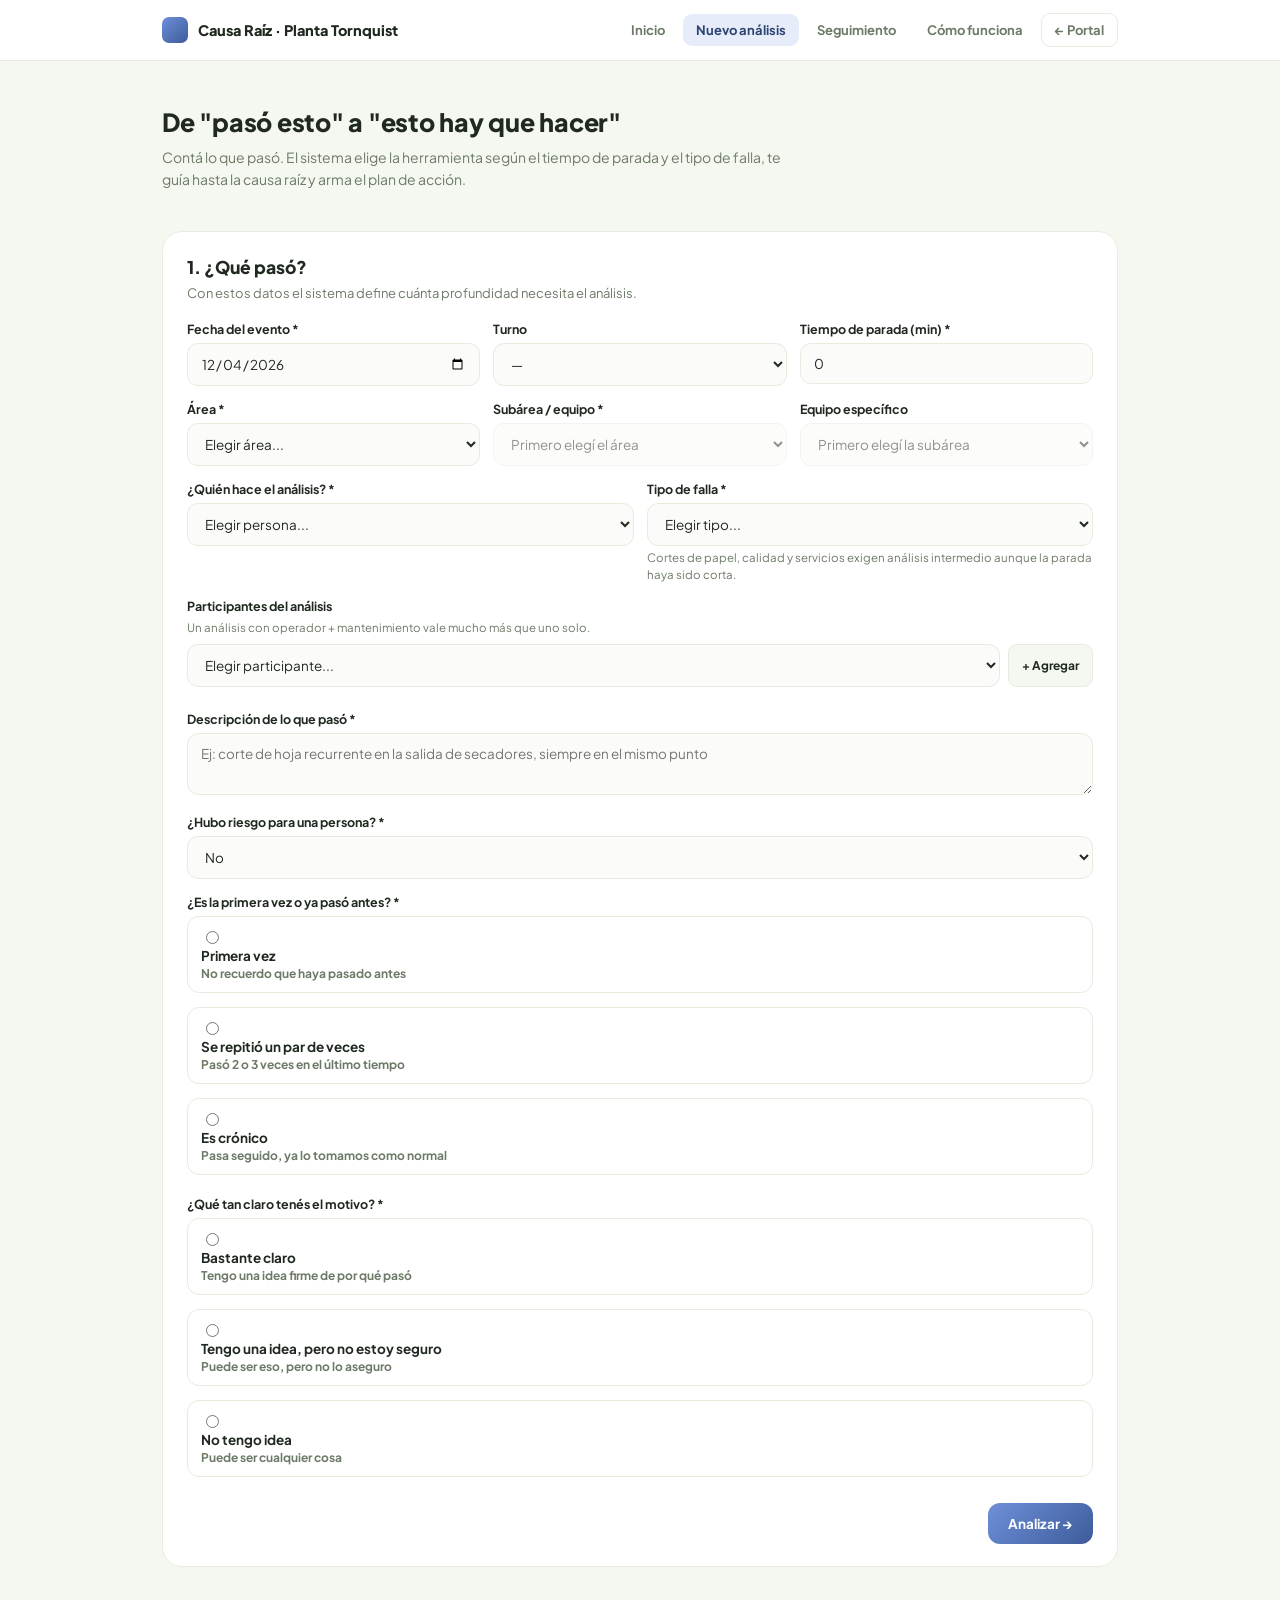
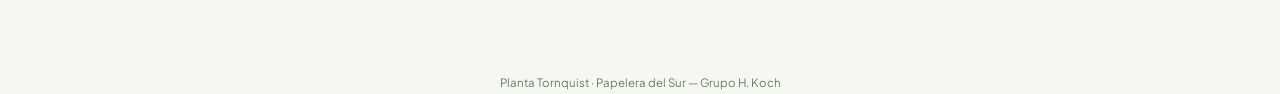
<file: analisis.html>
<!DOCTYPE html>
<html lang="es">
<head>
<meta charset="utf-8">
<meta name="viewport" content="width=device-width, initial-scale=1">
<title>Nuevo análisis · Causa Raíz Tornquist</title>
<link rel="preconnect" href="https://fonts.googleapis.com">
<link href="https://fonts.googleapis.com/css2?family=Plus+Jakarta+Sans:wght@400;500;600;700;800&display=swap" rel="stylesheet">
<link rel="stylesheet" href="assets/estilo.css">
</head>
<body>
<script src="assets/personas.js"></script>
<script src="assets/config.js"></script>
<script src="assets/arbol.js"></script>
<script src="assets/app.js"></script>
<script>pintarNav('nuevo')</script>

<div class="wrap">
  <div class="hero">
    <h1>De "pasó esto" a "esto hay que hacer"</h1>
    <p>Contá lo que pasó. El sistema elige la herramienta según el tiempo de parada y el tipo de falla,
       te guía hasta la causa raíz y arma el plan de acción.</p>
  </div>

  <div class="steps" id="stepsBar"></div>

  <!-- PASO 0 -->
  <div class="card panel" data-step="0">
    <h2>1. ¿Qué pasó?</h2>
    <p class="sub">Con estos datos el sistema define cuánta profundidad necesita el análisis.</p>

    <div class="grid3">
      <div class="field"><label>Fecha del evento *</label><input type="date" id="f_fecha"></div>
      <div class="field"><label>Turno</label><select id="f_turno"></select></div>
      <div class="field"><label>Tiempo de parada (min) *</label><input type="number" id="f_tiempo" min="0" value="0"></div>
    </div>

    <div class="grid3">
      <div class="field"><label>Área *</label><select id="f_area" onchange="cargarSubareas()"></select></div>
      <div class="field"><label>Subárea / equipo *</label>
        <select id="f_subarea" disabled onchange="cargarEquipos()"><option value="">Primero elegí el área</option></select></div>
      <div class="field"><label>Equipo específico</label>
        <select id="f_equipo" disabled><option value="">Primero elegí la subárea</option></select></div>
    </div>

    <div class="grid2">
      <div class="field"><label>¿Quién hace el análisis? *</label><select id="f_analista"></select></div>
      <div class="field"><label>Tipo de falla *</label><select id="f_tipofalla"></select>
        <div class="hint">Cortes de papel, calidad y servicios exigen análisis intermedio aunque la parada haya sido corta.</div></div>
    </div>

    <div class="field"><label>Participantes del análisis</label>
      <div class="hint" style="margin:0 0 7px">Un análisis con operador + mantenimiento vale mucho más que uno solo.</div>
      <div style="display:flex;gap:8px;margin-bottom:9px">
        <select id="p_sel" style="flex:1"></select>
        <button type="button" class="btn ghost small" onclick="addParticipante()">+ Agregar</button>
      </div>
      <div id="participantes_chips" style="display:flex;gap:7px;flex-wrap:wrap"></div>
    </div>

    <div class="field"><label>Descripción de lo que pasó *</label>
      <textarea id="f_desc" placeholder="Ej: corte de hoja recurrente en la salida de secadores, siempre en el mismo punto"></textarea></div>

    <div class="field"><label>¿Hubo riesgo para una persona? *</label>
      <select id="f_riesgo"><option value="no">No</option><option value="si">Sí</option></select></div>

    <div class="field"><label>¿Es la primera vez o ya pasó antes? *</label>
      <div class="opts" id="opt_recurrencia">
        <label class="opt"><input type="radio" name="recurrencia" value="primera"><div><div class="t">Primera vez</div><div class="d">No recuerdo que haya pasado antes</div></div></label>
        <label class="opt"><input type="radio" name="recurrencia" value="repetido"><div><div class="t">Se repitió un par de veces</div><div class="d">Pasó 2 o 3 veces en el último tiempo</div></div></label>
        <label class="opt"><input type="radio" name="recurrencia" value="cronico"><div><div class="t">Es crónico</div><div class="d">Pasa seguido, ya lo tomamos como normal</div></div></label>
      </div></div>

    <div class="field"><label>¿Qué tan claro tenés el motivo? *</label>
      <div class="opts" id="opt_certeza">
        <label class="opt"><input type="radio" name="certeza" value="claro"><div><div class="t">Bastante claro</div><div class="d">Tengo una idea firme de por qué pasó</div></div></label>
        <label class="opt"><input type="radio" name="certeza" value="dudoso"><div><div class="t">Tengo una idea, pero no estoy seguro</div><div class="d">Puede ser eso, pero no lo aseguro</div></div></label>
        <label class="opt"><input type="radio" name="certeza" value="ninguno"><div><div class="t">No tengo idea</div><div class="d">Puede ser cualquier cosa</div></div></label>
      </div></div>

    <div class="btnrow"><span></span><button class="btn primary" onclick="hacerTriage()">Analizar →</button></div>
  </div>

  <!-- PASO 1 -->
  <div class="card panel hidden" data-step="1">
    <h2>2. Camino recomendado</h2>
    <p class="sub">El sistema eligió la profundidad según lo que cargaste. Podés cambiarlo si tenés otro criterio.</p>
    <div id="triageResult"></div>
    <div class="btnrow">
      <button class="btn ghost" onclick="irPaso(0)">← Volver</button>
      <button class="btn primary" onclick="irPaso(S.camino==='A'?4:2)">Continuar →</button>
    </div>
  </div>

  <!-- PASO 2 -->
  <div class="card panel hidden" data-step="2">
    <h2>3. Ordenemos los hechos (5W + 1H)</h2>
    <p class="sub">Antes de preguntar "por qué", dejemos clara la situación. Un problema mal definido hace perder horas.</p>
    <div class="field"><label>¿Qué pasó exactamente? (What)</label><textarea id="w_que"></textarea>
      <div class="hint">Describí el hecho observable, sin opinar sobre la causa todavía.</div></div>
    <div class="grid2">
      <div class="field"><label>¿Quién estaba involucrado? (Who)</label><input type="text" id="w_quien" placeholder="Turno, puesto, sector"></div>
      <div class="field"><label>¿Cuándo ocurrió? (When)</label><input type="text" id="w_cuando" placeholder="Horario, después de qué"></div>
    </div>
    <div class="grid2">
      <div class="field"><label>¿Dónde ocurrió? (Where)</label><input type="text" id="w_donde" placeholder="Punto exacto del equipo"></div>
      <div class="field"><label>¿Cómo se detectó? (How)</label><input type="text" id="w_como" placeholder="Inspección, alarma, reclamo"></div>
    </div>
    <div class="field"><label>¿Por qué es un problema? (impacto, no la causa)</label><textarea id="w_porque" placeholder="Ej: genera reproceso, para la línea"></textarea></div>
    <div class="btnrow">
      <button class="btn ghost" onclick="irPaso(1)">← Volver</button>
      <button class="btn primary" onclick="irPaso(S.camino==='C'?3:4)">Continuar →</button>
    </div>
  </div>

  <!-- PASO 3 -->
  <div class="card panel hidden" data-step="3">
    <h2>4. Espina de pescado (6M)</h2>
    <p class="sub">Mapeá en qué categorías podría estar la causa. <b>Tildá las 2 o 3 más probables</b> — esas pasan a los 5 Porqués.</p>
    <div class="fish-grid" id="fishGrid"></div>
    <div class="btnrow">
      <button class="btn ghost" onclick="irPaso(2)">← Volver</button>
      <button class="btn primary" onclick="siguienteDesdeFish()">Continuar con lo tildado →</button>
    </div>
  </div>

  <!-- PASO 4 -->
  <div class="card panel hidden" data-step="4">
    <h2>5. Los 5 Porqués</h2>
    <p class="sub">Preguntá "¿por qué?" hasta llegar a algo sobre lo que puedas <b>actuar</b>.
       Si en el 2do o 3ro ya llegaste, apretá "Es la causa raíz" — no hay que llegar a 5 por obligación.</p>
    <div id="whyChains"></div>
    <button class="btn ghost small" onclick="addChain('')">+ Agregar otra cadena</button>
    <div class="btnrow">
      <button class="btn ghost" onclick="irPaso(S.camino==='A'?1:(S.camino==='C'?3:2))">← Volver</button>
      <button class="btn primary" onclick="siguienteDesdeWhy()">Continuar →</button>
    </div>
  </div>

  <!-- PASO 5 -->
  <div class="card panel hidden" data-step="5">
    <h2>6. Contramedida inmediata</h2>
    <p class="sub">Antes de pensar cómo evitar que vuelva: <b>¿qué se hizo para restaurar la condición?</b>
       TPM separa restaurar de prevenir — sin esto el caso queda a medias.</p>
    <div class="field"><label>¿Qué se hizo para que el equipo vuelva a funcionar? *</label>
      <textarea id="c_inmediata" placeholder="Ej: se cambió el rodamiento y se realineó. Duración: 40 min."></textarea>
      <div class="hint">Esto NO es la solución de fondo — es la restauración. La de fondo viene después.</div></div>
    <div class="btnrow">
      <button class="btn ghost" onclick="irPaso(4)">← Volver</button>
      <button class="btn primary" onclick="validarInmediata()">Continuar →</button>
    </div>
  </div>

  <!-- PASO 6 -->
  <div class="card panel hidden" data-step="6">
    <h2>7. ¿Qué tipo de causa raíz es?</h2>
    <p class="sub">Marcá una o más. De acá sale el plan de acción — elegí lo que más se parezca a lo que encontraste.</p>
    <div class="tagcloud" id="tagCloud"></div>
    <div class="btnrow">
      <button class="btn ghost" onclick="irPaso(5)">← Volver</button>
      <button class="btn primary" onclick="generarSoluciones()">Ver plan de acción →</button>
    </div>
  </div>

  <!-- PASO 7 -->
  <div class="card panel hidden" data-step="7">
    <h2>8. Plan de acción y tarjetas</h2>
    <p class="sub">Tildá las acciones que vas a llevar adelante y asigná responsable.
       Cada acción tildada genera una tarjeta TPM o EHS desde el seguimiento.</p>
    <div id="solPack"></div>
    <div class="field" style="margin-top:18px">
      <label>Expansión horizontal (P7) — ¿dónde más de la planta puede pasar esto?</label>
      <textarea id="c_expansion" placeholder="Ej: la misma configuración está en la 2ª batería y en prensas — revisar ambas"></textarea>
      <div class="hint">Este paso multiplica el valor: resolver el problema una vez en toda la planta, no solo donde apareció.</div>
    </div>
    <div class="btnrow">
      <button class="btn ghost" onclick="irPaso(6)">← Volver</button>
      <button class="btn green" id="btnGuardar" onclick="guardarCaso()">Guardar caso ✓</button>
    </div>
  </div>
</div>

<script>
let S = {camino:'B', caminoManual:false, motivos:[], fish:{}, chains:[], tags:[], acciones:[]};
CAT_ISHIKAWA.forEach(c=> S.fish[c.key]=[]);

/* ---------- poblar selects ---------- */
(function init(){
  document.getElementById('f_fecha').value = hoyISO();
  document.getElementById('f_turno').innerHTML =
    '<option value="">—</option>' + TURNOS.map(t=>`<option>${esc(t)}</option>`).join('');
  document.getElementById('f_area').innerHTML =
    '<option value="">Elegir área...</option>' +
    listaAreas().map(a=>`<option value="${esc(a)}">${esc(ARBOL[a].c)} · ${esc(a)}</option>`).join('');
  document.getElementById('f_analista').innerHTML = opcionesPersonasAgrupadas('Elegir persona...');
  document.getElementById('f_tipofalla').innerHTML =
    '<option value="">Elegir tipo...</option>' + TIPOS_FALLA.map(t=>`<option value="${t.key}">${esc(t.label)}</option>`).join('');
  document.getElementById('p_sel').innerHTML = opcionesPersonasAgrupadas('Elegir participante...');
  document.getElementById('tagCloud').innerHTML = CATEGORIAS_CAUSA.map(c=>`
    <label class="tagopt" data-key="${c.key}">
      <input type="checkbox" style="margin-top:2px"
             onchange="this.closest('.tagopt').classList.toggle('checked',this.checked)">
      <div><div class="t">${esc(c.titulo)}</div><div class="p">${esc(c.ayuda)}</div></div></label>`).join('');
  document.querySelectorAll('input[name=recurrencia],input[name=certeza]').forEach(r=>{
    r.addEventListener('change',()=>{
      document.querySelectorAll('#opt_recurrencia .opt,#opt_certeza .opt').forEach(o=>o.classList.remove('checked'));
      document.querySelectorAll('input[name=recurrencia]:checked,input[name=certeza]:checked')
        .forEach(x=>x.closest('.opt').classList.add('checked'));
    });
  });
  irPaso(0);
})();

/* ---------- participantes ---------- */
let PARTICIPANTES = [];
function addParticipante(){
  const v = document.getElementById('p_sel').value;
  if(!v || PARTICIPANTES.includes(v)) return;
  PARTICIPANTES.push(v);
  document.getElementById('p_sel').value='';
  renderParticipantes();
}
function quitarParticipante(i){ PARTICIPANTES.splice(i,1); renderParticipantes(); }
function renderParticipantes(){
  document.getElementById('participantes_chips').innerHTML = PARTICIPANTES.map((p,i)=>
    `<span class="badge-s g" style="display:inline-flex;align-items:center;gap:6px;padding:6px 11px;font-size:11.5px">
       ${esc(p)} <span style="cursor:pointer;opacity:.6" onclick="quitarParticipante(${i})">✕</span></span>`).join('')
    || '<span style="font-size:11.5px;color:var(--muted)">Nadie agregado todavía</span>';
}

/* ---------- cascada ---------- */
function cargarSubareas(){
  const area=document.getElementById('f_area').value;
  const sub=document.getElementById('f_subarea'), eq=document.getElementById('f_equipo');
  eq.innerHTML='<option value="">Primero elegí la subárea</option>'; eq.disabled=true;
  if(!area||!ARBOL[area]){ sub.disabled=true; sub.innerHTML='<option value="">Primero elegí el área</option>'; return; }
  const subs=subareasDe(area);
  sub.innerHTML='<option value="">Elegir subárea...</option>' +
    Object.keys(subs).map(k=>`<option value="${esc(k)}">${esc(subs[k].c)} · ${esc(k)}</option>`).join('');
  sub.disabled=false;
}
function cargarEquipos(){
  const area=document.getElementById('f_area').value, subv=document.getElementById('f_subarea').value;
  const eq=document.getElementById('f_equipo');
  if(!area||!subv){ eq.innerHTML='<option value="">Primero elegí la subárea</option>'; eq.disabled=true; return; }
  const equipos=equiposDe(area,subv);
  if(!equipos.length){
    eq.innerHTML='<option value="">— la subárea es el equipo —</option>'; eq.disabled=true; return;
  }
  eq.innerHTML='<option value="">— (opcional) —</option>' +
    equipos.map(([c,n])=>`<option value="${esc(n)}" data-cod="${esc(c)}">${esc(c)} · ${esc(n)}</option>`).join('');
  eq.disabled=false;
}

/* ---------- stepper ---------- */
const LABELS={0:'Datos',1:'Camino',2:'5W1H',3:'Espina',4:'5 Porqués',5:'Inmediata',6:'Clasificar',7:'Plan'};
function pasosDe(c){ return c==='A'?[0,1,4,5,6,7] : c==='B'?[0,1,2,4,5,6,7] : [0,1,2,3,4,5,6,7]; }
function irPaso(n){
  document.querySelectorAll('.panel').forEach(p=>p.classList.toggle('hidden', +p.dataset.step!==n));
  const orden=pasosDe(S.camino);
  document.getElementById('stepsBar').innerHTML = orden.map((s,i)=>{
    let cls='step-dot';
    if(orden.indexOf(n)>i) cls+=' done';
    if(s===n) cls+=' now';
    return `<div class="${cls}"><span class="n">${i+1}</span>${LABELS[s]}</div>`;
  }).join('');
  if(n===3) renderFish();
  if(n===4) renderChains();
  window.scrollTo({top:0,behavior:'smooth'});
}

/* ---------- triage ---------- */
function hacerTriage(){
  for(const id of ['f_fecha','f_area','f_subarea','f_analista','f_tipofalla','f_desc']){
    if(!document.getElementById(id).value.trim()){
      alert('Faltan datos obligatorios (marcados con *).'); document.getElementById(id).focus(); return; }
  }
  const rec=document.querySelector('input[name=recurrencia]:checked');
  const cer=document.querySelector('input[name=certeza]:checked');
  if(!rec||!cer){ alert('Marcá la recurrencia y la certeza de la causa.'); return; }

  const r = calcularCamino(document.getElementById('f_tiempo').value,
      document.getElementById('f_riesgo').value, rec.value, cer.value,
      document.getElementById('f_tipofalla').value);
  S.camino=r.camino; S.motivos=r.motivos; S.caminoManual=false;

  const desc=document.getElementById('f_desc').value;
  if(!S.chains.length){ addChain(desc,true); S.chains[0].auto=true; }
  else if(S.chains[0].auto){ S.chains[0].inicio=desc; }
  pintarTriage(); irPaso(1);
}
function pintarTriage(){
  const p=PATHS[S.camino];
  document.getElementById('triageResult').innerHTML=`
    <div class="pathcard">
      <div class="ptag">${p.tag}${S.caminoManual?' · elegido manualmente':' · recomendado'}</div>
      <h3>${p.title}</h3><p>${p.desc}</p>
      ${(!S.caminoManual&&S.motivos.length)?`<ul class="motivos">${S.motivos.map(m=>`<li>${esc(m)}</li>`).join('')}</ul>`:''}
    </div>
    <div class="path-switch">${['A','B','C'].map(k=>
      `<button type="button" class="pswitch ${k===S.camino?'active':''}" onclick="forzarCamino('${k}')">${PATHS[k].title}</button>`).join('')}</div>`;
}
function forzarCamino(k){ S.camino=k; S.caminoManual=true; pintarTriage(); }

/* ---------- ishikawa ---------- */
function renderFish(){
  document.getElementById('fishGrid').innerHTML = CAT_ISHIKAWA.map(c=>`
    <div class="fish-cat"><h4><span class="d"></span>${esc(c.label)}</h4>
      <p class="fh">${esc(c.ayuda)}</p>
      <div class="fish-add">
        <input type="text" id="fi_${c.key}" placeholder="Posible causa..."
               onkeydown="if(event.key==='Enter'){event.preventDefault();addFish('${c.key}')}">
        <button type="button" onclick="addFish('${c.key}')">+</button></div>
      <div class="fish-items" id="fl_${c.key}"></div></div>`).join('');
  CAT_ISHIKAWA.forEach(c=>renderFishList(c.key));
}
function addFish(k){
  const i=document.getElementById('fi_'+k);
  if(!i.value.trim()) return;
  S.fish[k].push({text:i.value.trim(),checked:false}); i.value=''; renderFishList(k);
}
function renderFishList(k){
  document.getElementById('fl_'+k).innerHTML = S.fish[k].map((it,i)=>`
    <label class="fish-item">
      <input type="checkbox" ${it.checked?'checked':''} onchange="S.fish['${k}'][${i}].checked=this.checked">
      <span>${esc(it.text)}</span>
      <span class="x" onclick="S.fish['${k}'].splice(${i},1);renderFishList('${k}')">✕</span></label>`).join('')
    || '<div class="fish-empty">Sin ítems todavía</div>';
}
function siguienteDesdeFish(){
  const m=[];
  CAT_ISHIKAWA.forEach(c=> S.fish[c.key].forEach(it=>{ if(it.checked) m.push(it.text); }));
  if(!m.length && !confirm('No tildaste ninguna causa probable. ¿Seguir igual con la cadena original?')) return;
  m.forEach(x=>{ if(!S.chains.some(c=>c.inicio===x)) addChain(x,true); });
  irPaso(4);
}

/* ---------- 5 porqués ---------- */
function addChain(inicio,silent){
  S.chains.push({inicio:inicio||'',whys:['','','','',''],stop:null,auto:false,culpa:[false,false,false,false,false]});
  if(!silent) renderChains();
}
function renderChains(){
  document.getElementById('whyChains').innerHTML = S.chains.map((ch,ci)=>`
    <div class="chain">
      <div class="field" style="margin-bottom:12px"><label>Punto de partida de esta cadena</label>
        <input type="text" value="${esc(ch.inicio)}" onchange="S.chains[${ci}].inicio=this.value"></div>
      ${[0,1,2,3,4].map(wi=>{
        if(ch.stop!==null && wi>ch.stop) return '';
        return `<div class="why-row"><div class="why-n">${wi+1}</div>
          <textarea onchange="setWhy(${ci},${wi},this.value)" placeholder="¿Por qué?">${esc(ch.whys[wi])}</textarea></div>
        ${ch.culpa[wi]?`<div class="alerta-culpa"><b>⚠ Cuidado: eso todavía no es una causa raíz.</b>
          Culpar a una persona cierra el análisis antes de tiempo. Preguntate: <b>¿por qué fue posible que eso pasara?</b>
          ¿Faltaba un estándar, una señal visual, un entrenamiento, o el equipo permitía el error?</div>`:''}
        ${ch.stop===wi?`<div class="why-stop">✓ Causa raíz identificada en el porqué #${wi+1}</div>`
          :(ch.stop===null?`<button type="button" class="btn ghost small" style="margin:0 0 12px 40px"
              onclick="pararCadena(${ci},${wi})">✓ Es la causa raíz — parar acá</button>`:'')}`;
      }).join('')}
      ${S.chains.length>1?`<button type="button" class="btn danger small" onclick="S.chains.splice(${ci},1);renderChains()">Eliminar cadena</button>`:''}
    </div>`).join('');
}
function setWhy(ci,wi,val){
  S.chains[ci].whys[wi]=val;
  S.chains[ci].culpa[wi]=detectarCulpa(val);
  renderChains();
}
function pararCadena(ci,wi){
  const ch=S.chains[ci];
  if(!ch.whys[wi].trim()){ alert('Escribí el porqué antes de marcarlo como causa raíz.'); return; }
  if(ch.culpa[wi] && !confirm('Este porqué apunta a una persona, no al sistema. En TPM eso casi nunca es la causa raíz real.\n\n¿Seguro querés cerrar la cadena acá?')) return;
  ch.stop=wi; renderChains();
}
function siguienteDesdeWhy(){
  if(!S.chains.some(c=>c.stop!==null)){
    alert('Marcá al menos una causa raíz con el botón "Es la causa raíz" antes de continuar.'); return; }
  irPaso(5);
}
function validarInmediata(){
  if(!val('c_inmediata').trim()){
    alert('Cargá qué se hizo para restaurar la condición. Separar restauración de prevención es lo que evita que el caso quede a medias.');
    document.getElementById('c_inmediata').focus(); return; }
  irPaso(6);
}

/* ---------- soluciones ---------- */
function generarSoluciones(){
  const sel=[...document.querySelectorAll('#tagCloud .tagopt')]
    .filter(e=>e.querySelector('input').checked).map(e=>e.dataset.key);
  if(!sel.length){ alert('Marcá al menos un tipo de causa raíz.'); return; }
  S.tags=sel; S.acciones=[];
  const defF=sumarDias(14);
  document.getElementById('solPack').innerHTML = sel.map(k=>{
    const c=CATEGORIAS_CAUSA.find(x=>x.key===k);
    const rows=c.acciones.map(a=>{
      const i=S.acciones.length;
      S.acciones.push({texto:a,pilar:c.pilar,categoria:c.key,destino:c.destino,color:c.color,
                       responsable:'',fecha_compromiso:defF,elegida:false});
      return `<div class="accrow">
        <input type="checkbox" onchange="S.acciones[${i}].elegida=this.checked;document.getElementById('am_${i}').style.display=this.checked?'grid':'none'">
        <div style="flex:1"><div class="atext">${esc(a)} <span class="destino-chip ${c.destino}">${c.destino}</span></div>
        <div class="accmeta" id="am_${i}" style="display:none">
          <select onchange="S.acciones[${i}].responsable=this.value"><option value="">Responsable...</option>
            ${opcionesPersonasAgrupadas('Responsable...').replace(/^<option value="">[^<]*<\/option>/,'')}</select>
          <input type="date" value="${defF}" onchange="S.acciones[${i}].fecha_compromiso=this.value">
        </div></div></div>`;
    }).join('');
    return `<div class="solblock">
      <span class="pilar ${c.destino==='EHS'?'ehs':''}">${esc(c.pilar)}</span>
      <h4>${esc(c.titulo)}</h4>${rows}
      <div class="acc-custom">
        <input type="text" id="cu_${k}" placeholder="Agregar una acción propia...">
        <button type="button" class="btn ghost small" onclick="addCustom('${k}')">+</button></div>
      <div id="cl_${k}"></div></div>`;
  }).join('');
  irPaso(7);
}
function addCustom(k){
  const inp=document.getElementById('cu_'+k); if(!inp.value.trim()) return;
  const c=CATEGORIAS_CAUSA.find(x=>x.key===k), defF=sumarDias(14), i=S.acciones.length;
  S.acciones.push({texto:inp.value.trim(),pilar:c.pilar,categoria:k,destino:c.destino,color:c.color,
                   responsable:'',fecha_compromiso:defF,elegida:true});
  document.getElementById('cl_'+k).insertAdjacentHTML('beforeend',
    `<div class="accrow"><input type="checkbox" checked onchange="S.acciones[${i}].elegida=this.checked">
     <div style="flex:1"><div class="atext">${esc(inp.value.trim())} <span class="destino-chip ${c.destino}">${c.destino}</span></div>
     <div class="accmeta" style="display:grid">
       <select onchange="S.acciones[${i}].responsable=this.value"><option value="">Responsable...</option>
         ${opcionesPersonasAgrupadas('Responsable...').replace(/^<option value="">[^<]*<\/option>/,'')}</select>
       <input type="date" value="${defF}" onchange="S.acciones[${i}].fecha_compromiso=this.value">
     </div></div></div>`);
  inp.value='';
}

/* ---------- guardar ---------- */
function val(id){ const e=document.getElementById(id); return e?e.value:''; }
async function guardarCaso(){
  const elegidas=S.acciones.filter(a=>a.elegida);
  if(!elegidas.length && !confirm('No tildaste ninguna acción. ¿Guardar el caso igual, sin plan?')) return;

  const eqSel=document.getElementById('f_equipo').selectedOptions[0];
  const eqCod=eqSel?(eqSel.dataset.cod||''):'';
  const area=val('f_area'), subarea=val('f_subarea');

  const caso={
    fecha_evento:val('f_fecha'), turno:val('f_turno'),
    area, subarea, equipo:val('f_equipo'), equipo_cod:eqCod,
    codigo_ubicacion:rutaCodigo(area,subarea,eqCod),
    analista:val('f_analista'),
    participantes:PARTICIPANTES.slice(),
    descripcion:val('f_desc'), tipo_falla:val('f_tipofalla'),
    tiempo_parada:parseInt(val('f_tiempo'))||0, riesgo_personas:val('f_riesgo'),
    recurrencia:(document.querySelector('input[name=recurrencia]:checked')||{}).value||'',
    certeza:(document.querySelector('input[name=certeza]:checked')||{}).value||'',
    camino:S.camino, camino_manual:S.caminoManual, motivo_camino:S.motivos,
    w1h:{que:val('w_que'),quien:val('w_quien'),cuando:val('w_cuando'),
         donde:val('w_donde'),como:val('w_como'),porque:val('w_porque')},
    ishikawa:S.fish, porques:S.chains, categorias:S.tags,
    causa_raiz_resumen:S.chains.filter(c=>c.stop!==null).map(c=>c.whys[c.stop]).join(' · '),
    contramedida_inmediata:val('c_inmediata'),
    expansion_horizontal:val('c_expansion'),
    acciones:elegidas, estado:'Abierto'
  };

  const btn=document.getElementById('btnGuardar');
  btn.disabled=true; btn.textContent='Guardando...';
  try{
    const g=await DB.crear(caso);
    location.href='seguimiento.html?id='+encodeURIComponent(g.id);
  }catch(e){
    alert('No se pudo guardar: '+e.message);
    btn.disabled=false; btn.textContent='Guardar caso ✓';
  }
}
</script>
<script>pintarFooter()</script>
</body>
</html>
</file>
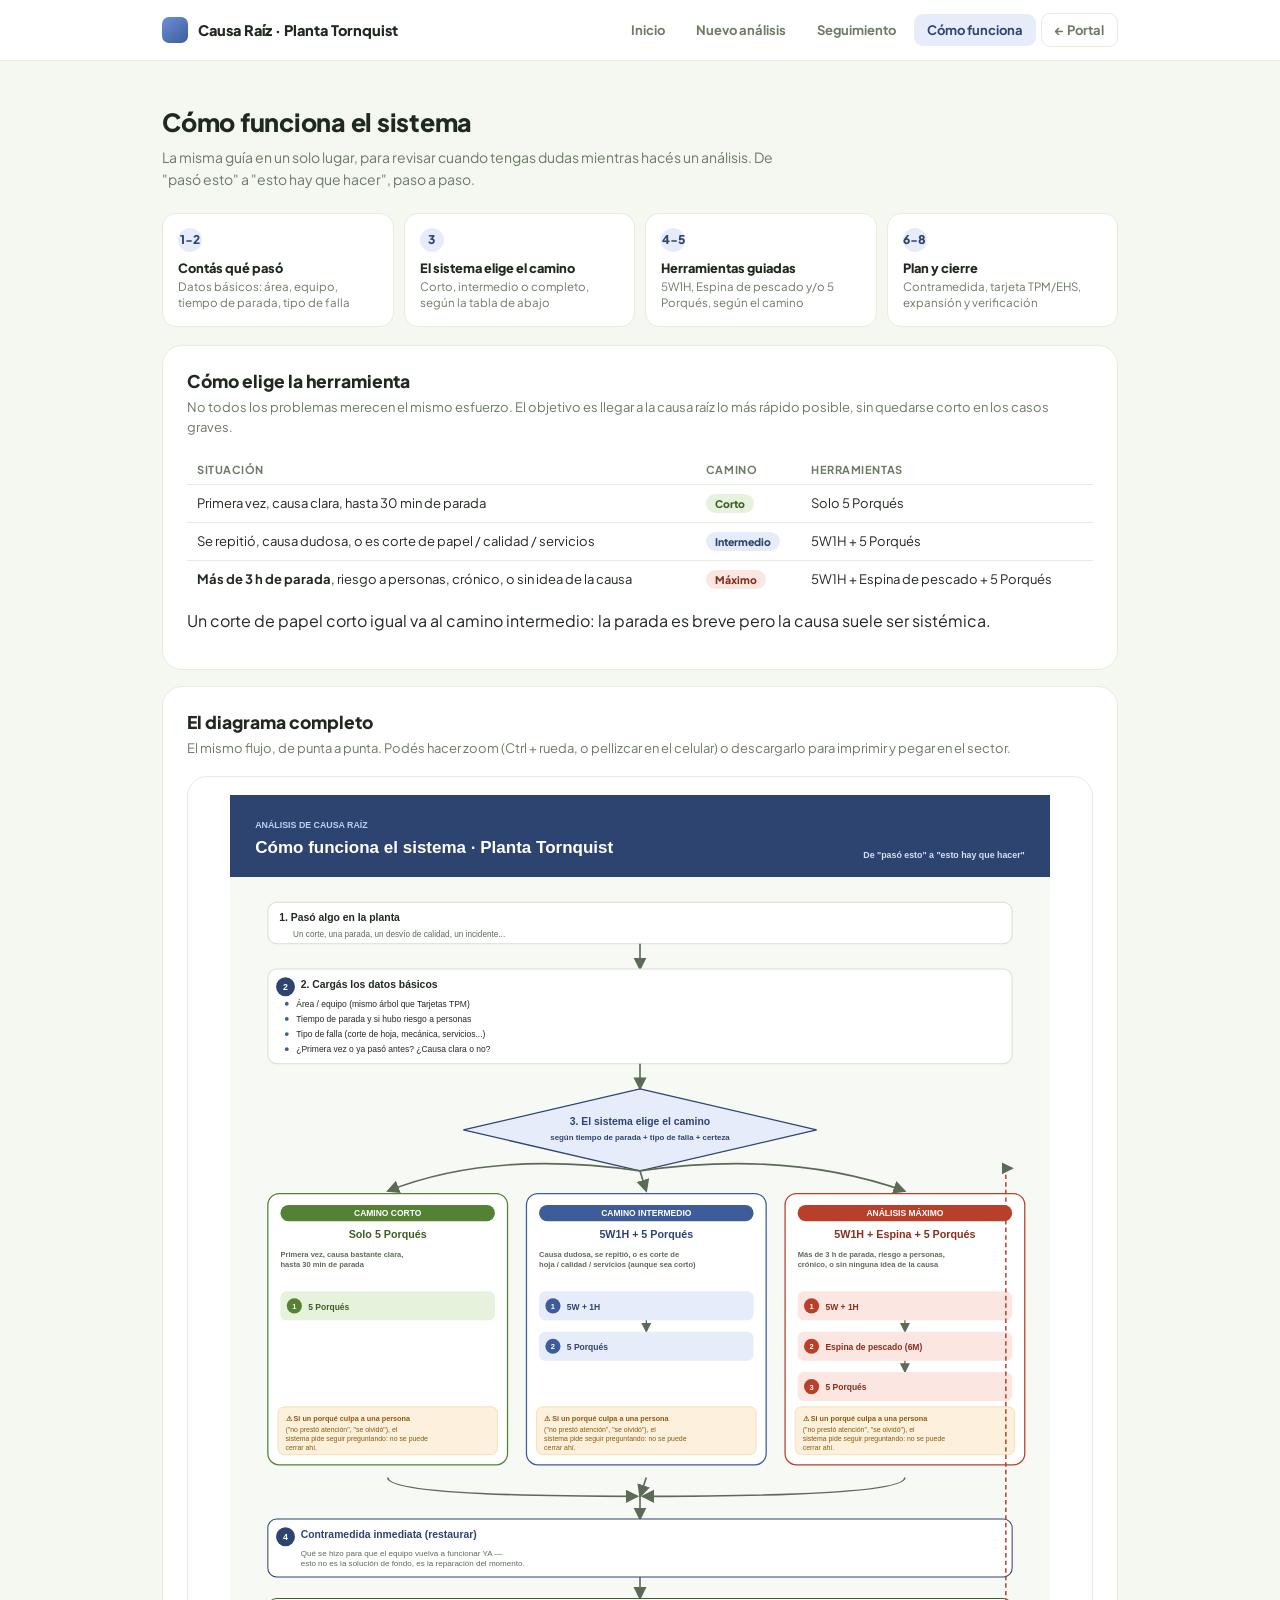
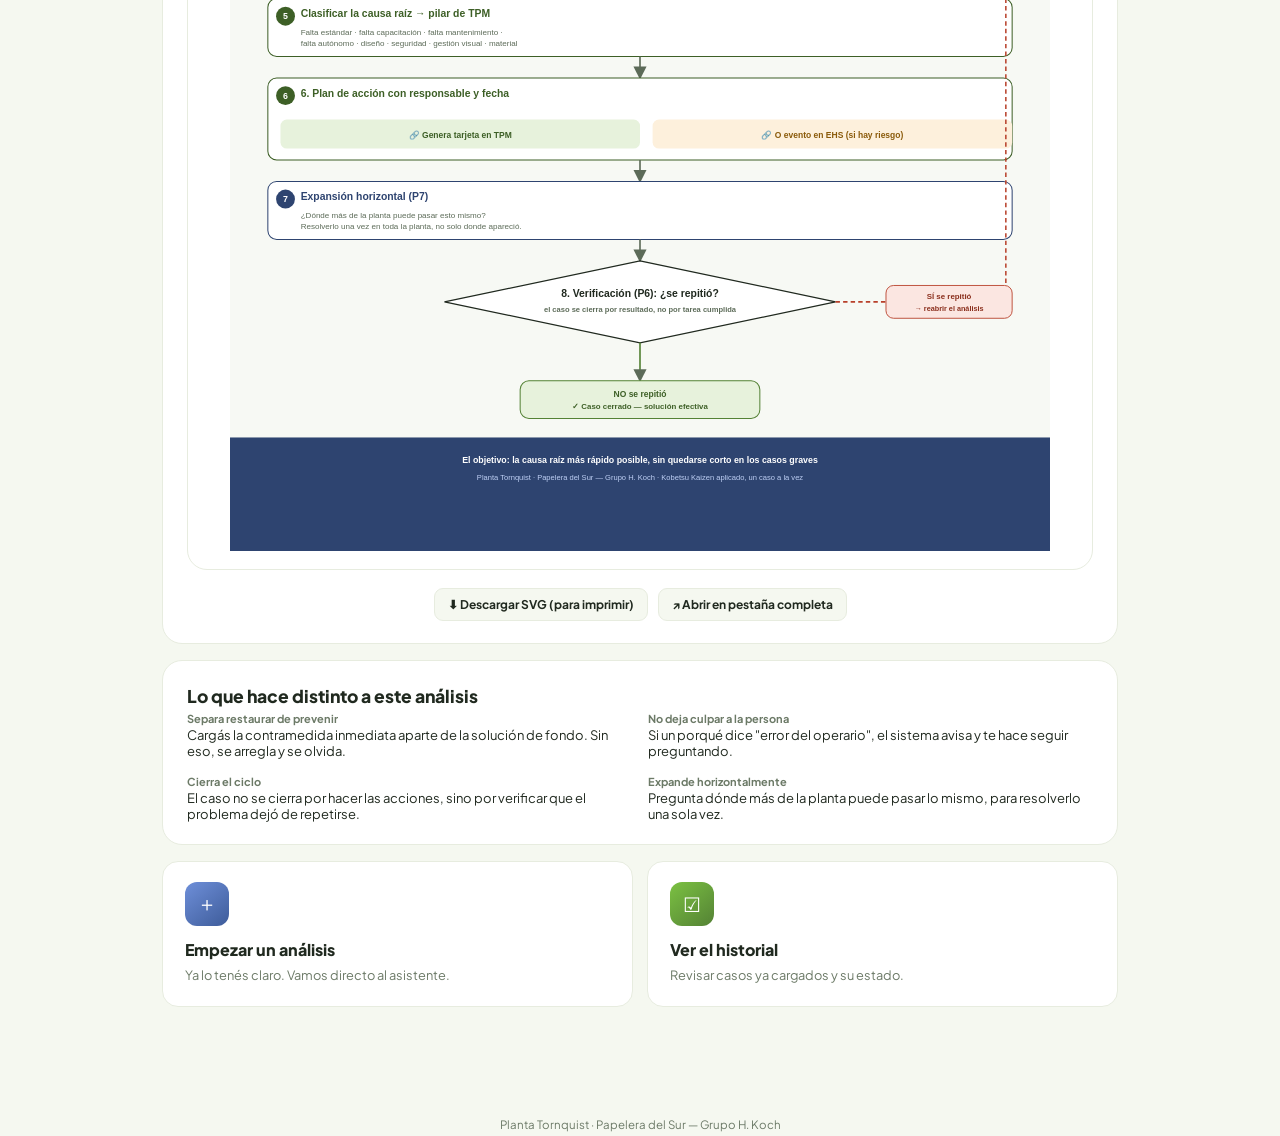
<file: como-funciona.html>
<!DOCTYPE html>
<html lang="es">
<head>
<meta charset="utf-8">
<meta name="viewport" content="width=device-width, initial-scale=1">
<title>Cómo funciona · Causa Raíz Tornquist</title>
<link rel="preconnect" href="https://fonts.googleapis.com">
<link href="https://fonts.googleapis.com/css2?family=Plus+Jakarta+Sans:wght@400;500;600;700;800&display=swap" rel="stylesheet">
<link rel="stylesheet" href="assets/estilo.css">
</head>
<body>
<script src="assets/personas.js"></script>
<script src="assets/config.js"></script>
<script src="assets/arbol.js"></script>
<script src="assets/app.js"></script>
<script>pintarNav('como')</script>

<div class="wrap">
  <div class="hero">
    <h1>Cómo funciona el sistema</h1>
    <p>La misma guía en un solo lugar, para revisar cuando tengas dudas mientras hacés un análisis.
       De "pasó esto" a "esto hay que hacer", paso a paso.</p>
  </div>

  <div class="pasos-rapidos">
    <div class="paso-mini"><div class="pn">1-2</div><div class="pt">Contás qué pasó</div>
      <div class="pd">Datos básicos: área, equipo, tiempo de parada, tipo de falla</div></div>
    <div class="paso-mini"><div class="pn">3</div><div class="pt">El sistema elige el camino</div>
      <div class="pd">Corto, intermedio o completo, según la tabla de abajo</div></div>
    <div class="paso-mini"><div class="pn">4-5</div><div class="pt">Herramientas guiadas</div>
      <div class="pd">5W1H, Espina de pescado y/o 5 Porqués, según el camino</div></div>
    <div class="paso-mini"><div class="pn">6-8</div><div class="pt">Plan y cierre</div>
      <div class="pd">Contramedida, tarjeta TPM/EHS, expansión y verificación</div></div>
  </div>

  <div class="card">
    <h2>Cómo elige la herramienta</h2>
    <p class="sub">No todos los problemas merecen el mismo esfuerzo. El objetivo es llegar a la causa raíz
       lo más rápido posible, sin quedarse corto en los casos graves.</p>
    <table class="camino-tabla">
      <tr><th>Situación</th><th>Camino</th><th>Herramientas</th></tr>
      <tr>
        <td>Primera vez, causa clara, hasta 30 min de parada</td>
        <td><span class="pill-c A">Corto</span></td>
        <td>Solo 5 Porqués</td>
      </tr>
      <tr>
        <td>Se repitió, causa dudosa, o es corte de papel / calidad / servicios</td>
        <td><span class="pill-c B">Intermedio</span></td>
        <td>5W1H + 5 Porqués</td>
      </tr>
      <tr>
        <td><b>Más de 3 h de parada</b>, riesgo a personas, crónico, o sin idea de la causa</td>
        <td><span class="pill-c C">Máximo</span></td>
        <td>5W1H + Espina de pescado + 5 Porqués</td>
      </tr>
    </table>
    <p class="hint" style="margin-top:12px">Un corte de papel corto igual va al camino intermedio: la parada es breve
       pero la causa suele ser sistémica.</p>
  </div>

  <div class="card">
    <h2>El diagrama completo</h2>
    <p class="sub">El mismo flujo, de punta a punta. Podés hacer zoom (Ctrl + rueda, o pellizcar en el celular)
       o descargarlo para imprimir y pegar en el sector.</p>
    <div class="diagrama-frame">
      <img src="assets/flujo.svg" alt="Diagrama de flujo: cómo funciona el análisis de causa raíz">
    </div>
    <div class="diagrama-actions">
      <a class="btn ghost small" href="assets/flujo.svg" download="flujo_causa_raiz.svg">⬇ Descargar SVG (para imprimir)</a>
      <a class="btn ghost small" href="assets/flujo.svg" target="_blank">↗ Abrir en pestaña completa</a>
    </div>
  </div>

  <div class="card">
    <h2>Lo que hace distinto a este análisis</h2>
    <div class="kv" style="gap:16px">
      <div><b>Separa restaurar de prevenir</b>Cargás la contramedida inmediata aparte de la solución de fondo. Sin eso, se arregla y se olvida.</div>
      <div><b>No deja culpar a la persona</b>Si un porqué dice "error del operario", el sistema avisa y te hace seguir preguntando.</div>
      <div><b>Cierra el ciclo</b>El caso no se cierra por hacer las acciones, sino por verificar que el problema dejó de repetirse.</div>
      <div><b>Expande horizontalmente</b>Pregunta dónde más de la planta puede pasar lo mismo, para resolverlo una sola vez.</div>
    </div>
  </div>

  <div class="acc-grid">
    <a class="acc-card" href="analisis.html">
      <div class="ic">＋</div>
      <h3>Empezar un análisis</h3>
      <p>Ya lo tenés claro. Vamos directo al asistente.</p>
    </a>
    <a class="acc-card g" href="seguimiento.html">
      <div class="ic">☑</div>
      <h3>Ver el historial</h3>
      <p>Revisar casos ya cargados y su estado.</p>
    </a>
  </div>

</div>
<script>pintarFooter()</script>
</body>
</html>
</file>
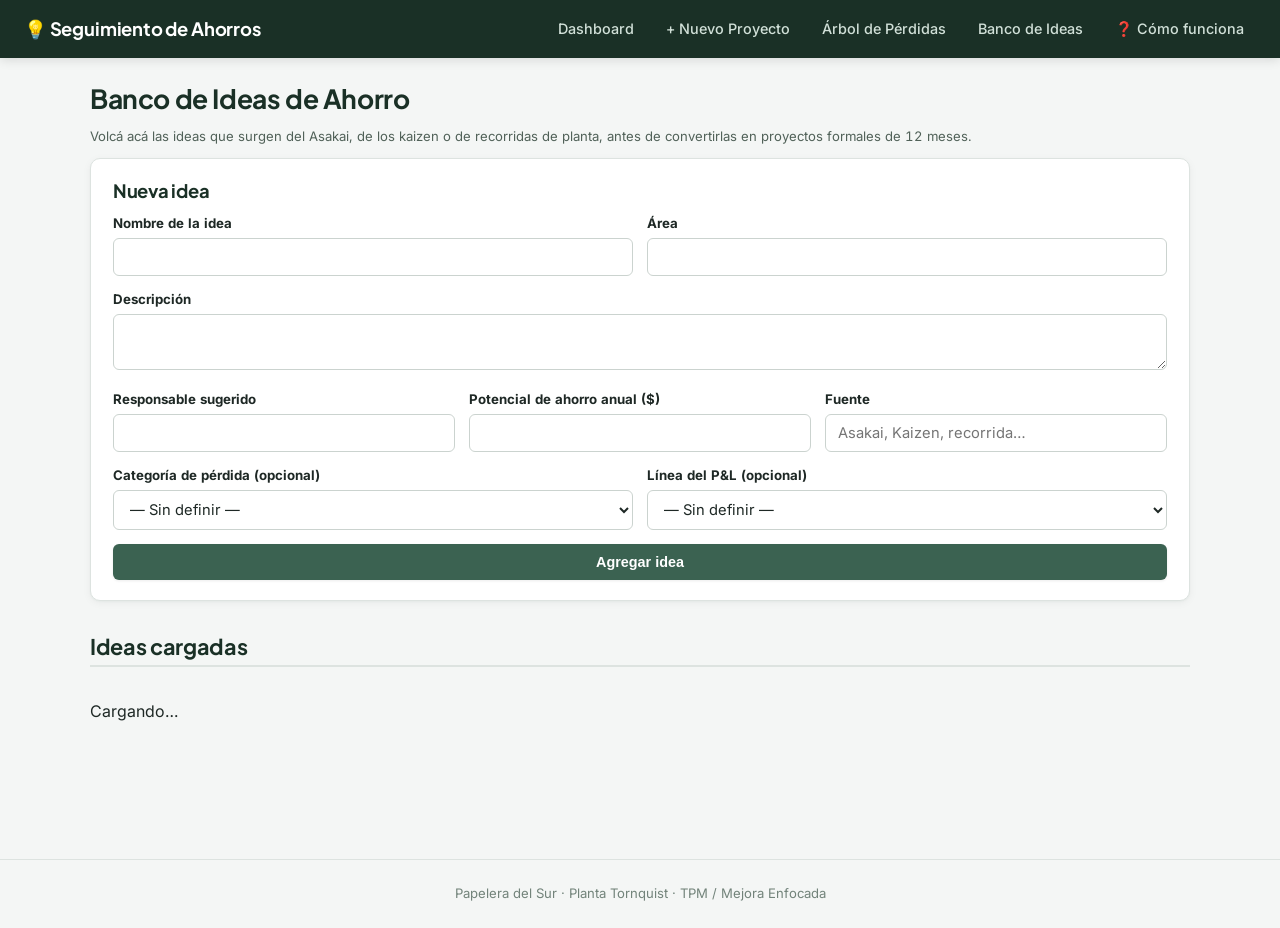
<file: ideas.html>
<!DOCTYPE html>
<html lang="es">
<head>
<meta charset="UTF-8">
<meta name="viewport" content="width=device-width, initial-scale=1.0">
<title>Banco de Ideas</title>
<link rel="stylesheet" href="css/style.css">
</head>
<body>
<header class="topbar">
  <a href="index.html" class="brand">💡 Seguimiento de Ahorros</a>
  <nav>
    <a href="index.html">Dashboard</a>
    <a href="nuevo.html">+ Nuevo Proyecto</a>
    <a href="arbol.html">Árbol de Pérdidas</a>
    <a href="ideas.html">Banco de Ideas</a>
    <a href="ayuda.html">❓ Cómo funciona</a>
  </nav>
</header>

<main class="container">
  <h1>Banco de Ideas de Ahorro</h1>
  <p class="hint">Volcá acá las ideas que surgen del Asakai, de los kaizen o de recorridas de planta, antes de convertirlas en proyectos formales de 12 meses.</p>

  <div id="flash-area"></div>

  <div class="card">
    <h3>Nueva idea</h3>
    <form id="form-idea" class="form-card">
      <div class="row-2">
        <div><label>Nombre de la idea</label><input type="text" id="i_nombre" required></div>
        <div><label>Área</label><input type="text" id="i_area"></div>
      </div>
      <div><label>Descripción</label><textarea id="i_descripcion" rows="2"></textarea></div>
      <div class="row-3">
        <div><label>Responsable sugerido</label><input type="text" id="i_responsable"></div>
        <div><label>Potencial de ahorro anual ($)</label><input type="number" step="any" id="i_potencial"></div>
        <div><label>Fuente</label><input type="text" id="i_fuente" placeholder="Asakai, Kaizen, recorrida…"></div>
      </div>
      <div class="row-2">
        <div><label>Categoría de pérdida (opcional)</label><select id="i_categoria"><option value="">— Sin definir —</option></select></div>
        <div><label>Línea del P&amp;L (opcional)</label><select id="i_pnl"><option value="">— Sin definir —</option></select></div>
      </div>
      <button type="submit">Agregar idea</button>
    </form>
  </div>

  <h2 class="section-title">Ideas cargadas</h2>
  <div class="proyecto-list" id="lista-ideas"><p>Cargando…</p></div>
</main>

<footer class="footer">Papelera del Sur · Planta Tornquist · TPM / Mejora Enfocada</footer>

<script src="js/config.js" defer></script>
<script src="js/api.js" defer></script>
<script src="js/common.js" defer></script>
<script src="js/ideas.js" defer></script>
</body>
</html>
</file>
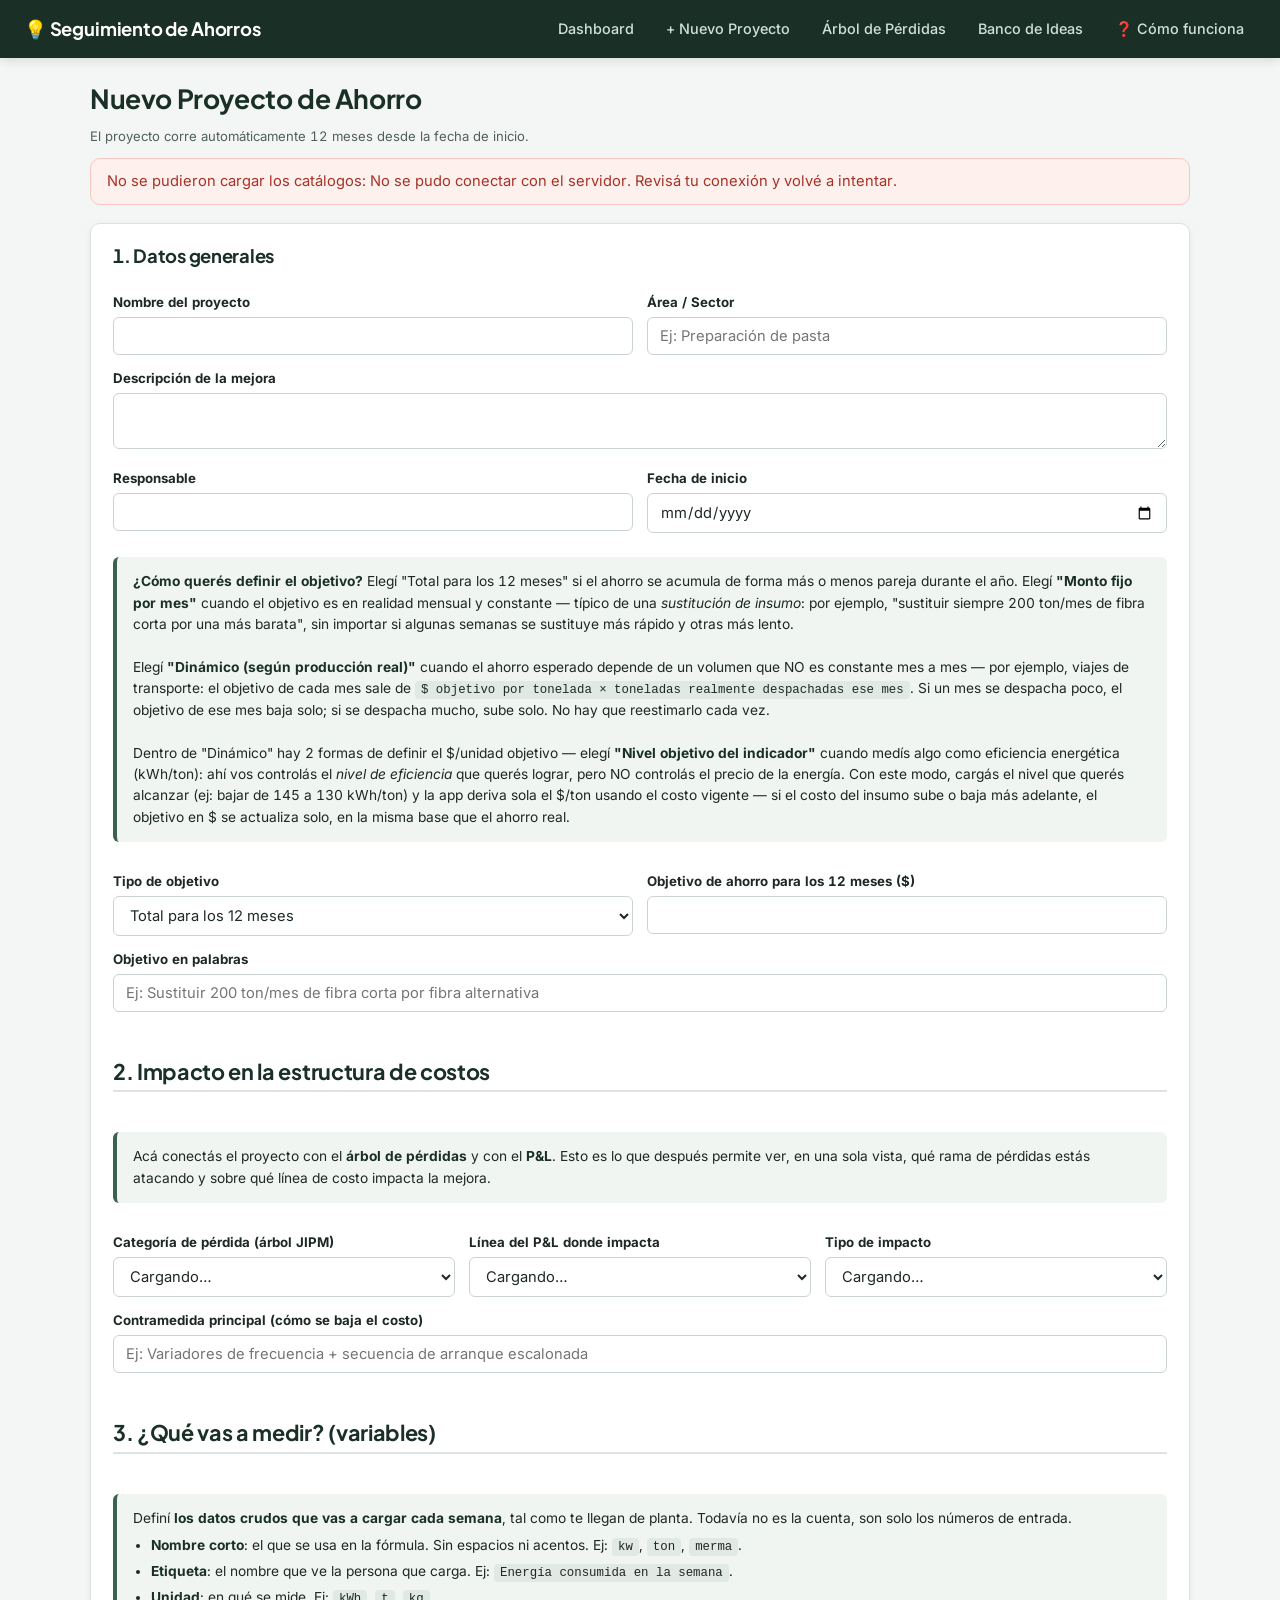
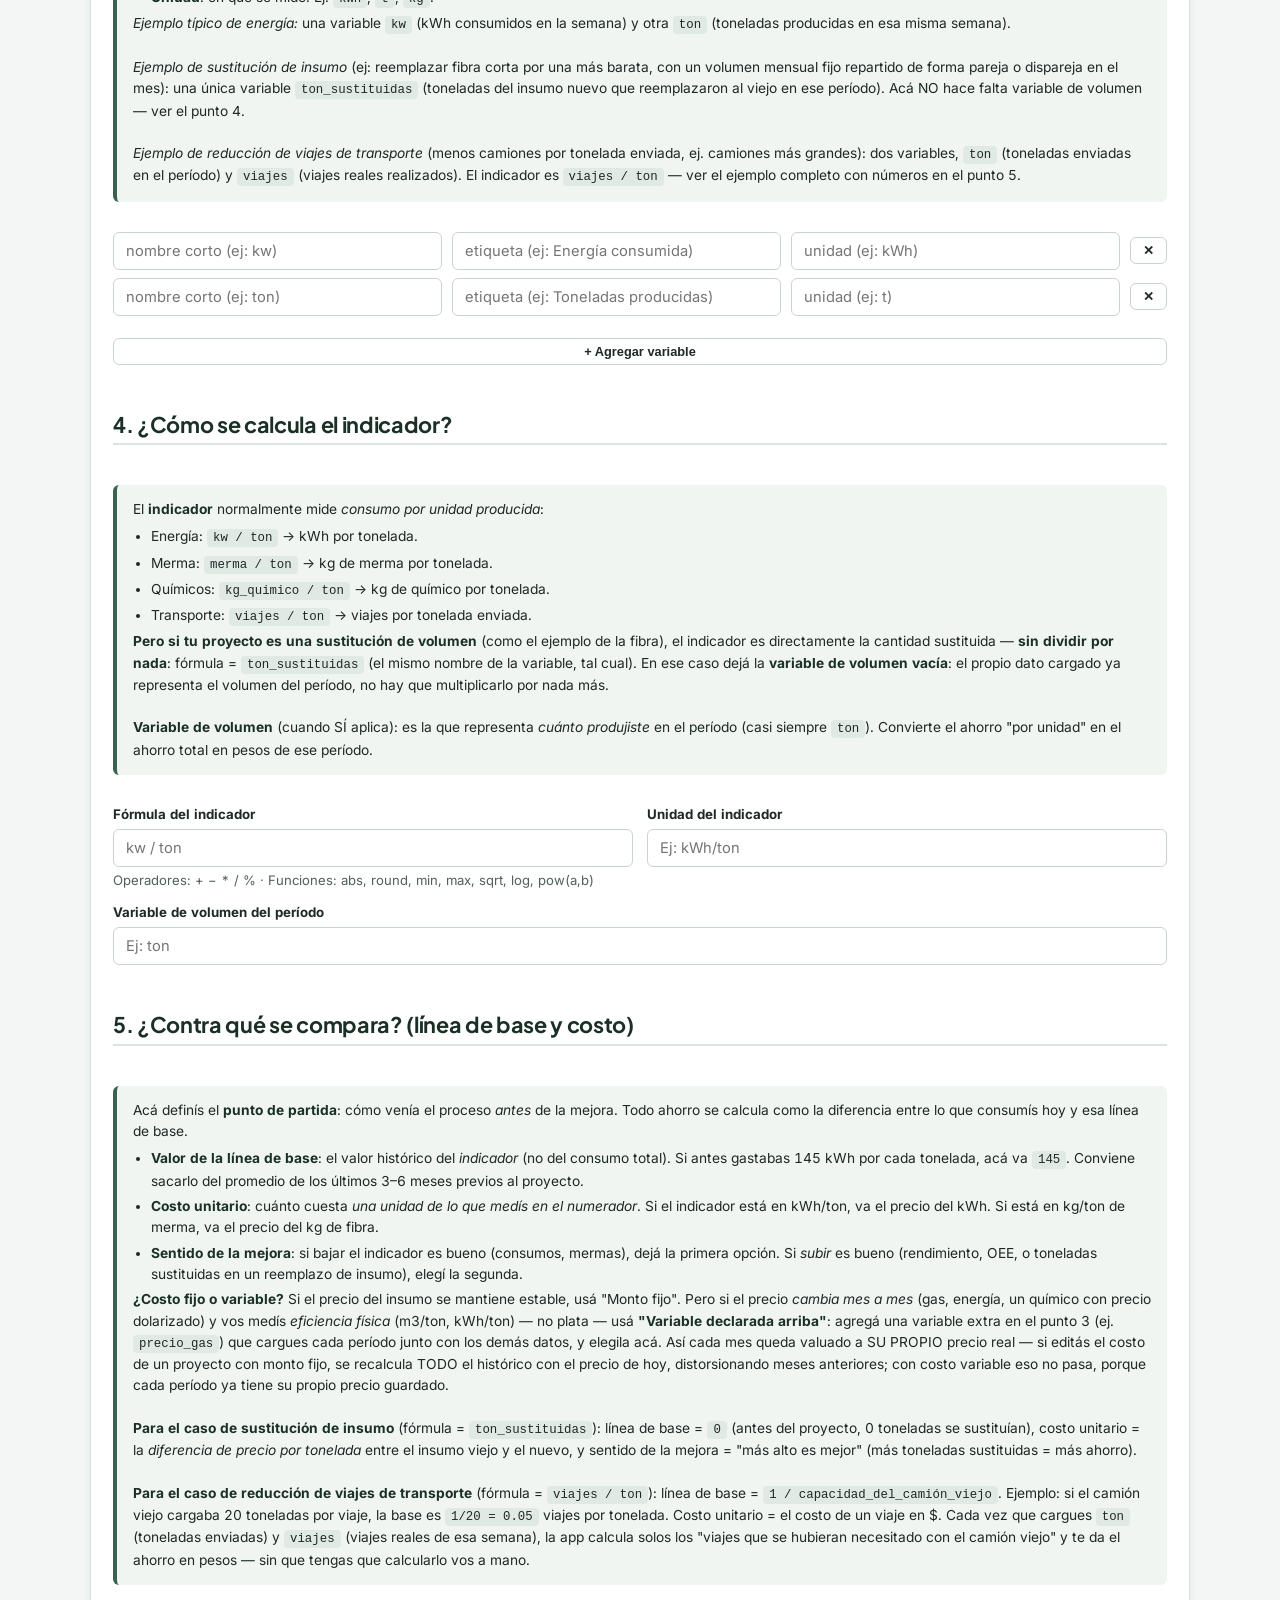
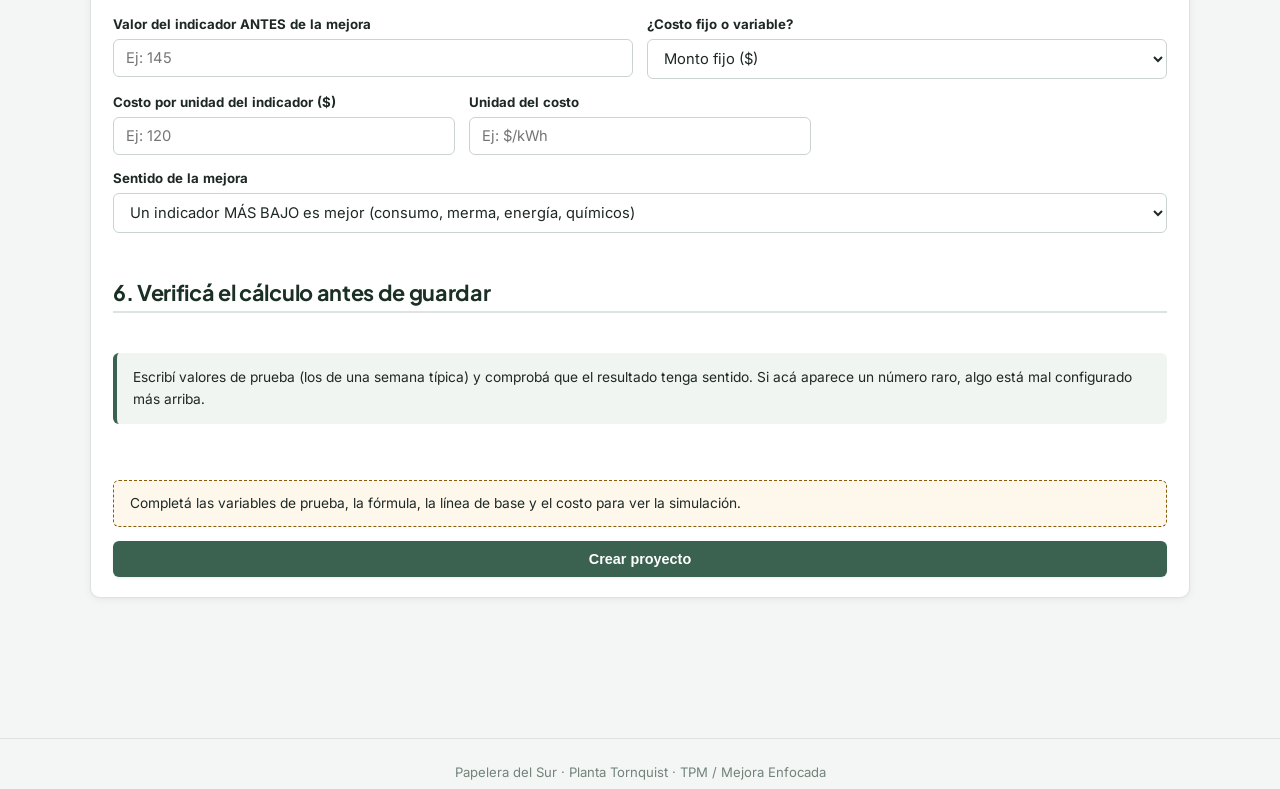
<file: nuevo.html>
<!DOCTYPE html>
<html lang="es">
<head>
<meta charset="UTF-8">
<meta name="viewport" content="width=device-width, initial-scale=1.0">
<title>Nuevo Proyecto de Ahorro</title>
<link rel="stylesheet" href="css/style.css">
</head>
<body>
<header class="topbar">
  <a href="index.html" class="brand">💡 Seguimiento de Ahorros</a>
  <nav>
    <a href="index.html">Dashboard</a>
    <a href="nuevo.html">+ Nuevo Proyecto</a>
    <a href="arbol.html">Árbol de Pérdidas</a>
    <a href="ideas.html">Banco de Ideas</a>
    <a href="ayuda.html">❓ Cómo funciona</a>
  </nav>
</header>

<main class="container">
  <h1 id="titulo-pagina">Nuevo Proyecto de Ahorro</h1>
  <p class="hint">El proyecto corre automáticamente 12 meses desde la fecha de inicio.</p>

  <div id="flash-area"></div>

  <form class="form-card card" id="form-proyecto">

    <h3>1. Datos generales</h3>
    <div class="row-2">
      <div><label>Nombre del proyecto</label><input type="text" id="nombre" required></div>
      <div>
        <label>Área / Sector</label><input type="text" id="area" placeholder="Ej: Preparación de pasta">
      </div>
    </div>
    <div><label>Descripción de la mejora</label><textarea id="descripcion" rows="2"></textarea></div>
    <div class="row-2">
      <div><label>Responsable</label><input type="text" id="responsable" required></div>
      <div><label>Fecha de inicio</label><input type="date" id="fecha_inicio" required></div>
    </div>

    <div class="ayuda">
      <strong>¿Cómo querés definir el objetivo?</strong> Elegí "Total para los 12 meses" si el ahorro
      se acumula de forma más o menos pareja durante el año. Elegí <strong>"Monto fijo por mes"</strong>
      cuando el objetivo es en realidad mensual y constante — típico de una <em>sustitución de insumo</em>:
      por ejemplo, "sustituir siempre 200 ton/mes de fibra corta por una más barata", sin importar si
      algunas semanas se sustituye más rápido y otras más lento.
      <br><br>
      Elegí <strong>"Dinámico (según producción real)"</strong> cuando el ahorro esperado depende de un
      volumen que NO es constante mes a mes — por ejemplo, viajes de transporte: el objetivo de cada
      mes sale de <code>$ objetivo por tonelada × toneladas realmente despachadas ese mes</code>. Si un
      mes se despacha poco, el objetivo de ese mes baja solo; si se despacha mucho, sube solo. No hay
      que reestimarlo cada vez.
      <br><br>
      Dentro de "Dinámico" hay 2 formas de definir el $/unidad objetivo — elegí
      <strong>"Nivel objetivo del indicador"</strong> cuando medís algo como eficiencia energética
      (kWh/ton): ahí vos controlás el <em>nivel de eficiencia</em> que querés lograr, pero NO controlás
      el precio de la energía. Con este modo, cargás el nivel que querés alcanzar (ej: bajar de 145 a
      130 kWh/ton) y la app deriva sola el $/ton usando el costo vigente — si el costo del insumo sube
      o baja más adelante, el objetivo en $ se actualiza solo, en la misma base que el ahorro real.
    </div>
    <div class="row-2">
      <div>
        <label>Tipo de objetivo</label>
        <select id="tipo_objetivo">
          <option value="anual" selected>Total para los 12 meses</option>
          <option value="mensual">Monto fijo por mes (constante)</option>
          <option value="dinamico">Dinámico (según producción real)</option>
        </select>
      </div>
      <div id="campo-objetivo-anual">
        <label id="label-objetivo-anual">Objetivo de ahorro para los 12 meses ($)</label>
        <input type="number" step="any" id="objetivo_valor">
      </div>
      <div id="campo-objetivo-mensual" style="display:none">
        <label>Objetivo de ahorro FIJO por mes ($)</label>
        <input type="number" step="any" id="objetivo_mensual" placeholder="Ej: 200 ton × $60.000/ton = 12.000.000">
        <div class="hint">Equivalente anual: <strong id="equivalente-anual">-</strong> (informativo, se calcula solo)</div>
      </div>
      <div id="campo-objetivo-dinamico" style="display:none">
        <label>¿Cómo definís el $/unidad objetivo?</label>
        <select id="modo_objetivo_dinamico">
          <option value="monto_directo">Monto directo por unidad de volumen ($)</option>
          <option value="nivel_indicador">Nivel objetivo del indicador (recomendado si el costo puede variar)</option>
        </select>

        <div id="sub-campo-monto-directo" style="margin-top:10px">
          <label>Objetivo de ahorro POR UNIDAD de volumen ($)</label>
          <input type="number" step="any" id="objetivo_unitario" placeholder="Ej: $300 de ahorro objetivo por tonelada despachada">
          <div class="hint">Se multiplica por la variable de volumen (punto 4) de cada carga real.</div>
        </div>

        <div id="sub-campo-nivel-indicador" style="display:none;margin-top:10px">
          <label>Valor OBJETIVO del indicador a lograr</label>
          <input type="number" step="any" id="valor_objetivo_indicador" placeholder="Ej: 130 (si la línea de base del punto 5 es 145)">
          <div class="hint">
            Misma unidad que la línea de base del punto 5. El $/unidad se deriva sola de
            <code>(base − objetivo) × costo</code> usando los valores del punto 5 — si más
            adelante cambiás el costo, se vuelve a derivar automáticamente.
          </div>
          <div class="preview-box" style="margin-top:8px">
            $/unidad objetivo derivado ahora mismo: <strong id="tasa-objetivo-derivada">completá la línea de base, el costo y este valor</strong>
          </div>
        </div>
      </div>
    </div>
    <div><label>Objetivo en palabras</label><input type="text" id="objetivo_descripcion" placeholder="Ej: Sustituir 200 ton/mes de fibra corta por fibra alternativa"></div>

    <h3 class="section-title">2. Impacto en la estructura de costos</h3>
    <div class="ayuda">
      Acá conectás el proyecto con el <strong>árbol de pérdidas</strong> y con el <strong>P&amp;L</strong>.
      Esto es lo que después permite ver, en una sola vista, qué rama de pérdidas estás atacando
      y sobre qué línea de costo impacta la mejora.
    </div>
    <div class="row-3">
      <div>
        <label>Categoría de pérdida (árbol JIPM)</label>
        <select id="categoria_perdida" required><option value="">Cargando…</option></select>
      </div>
      <div>
        <label>Línea del P&amp;L donde impacta</label>
        <select id="linea_pnl" required><option value="">Cargando…</option></select>
      </div>
      <div>
        <label>Tipo de impacto</label>
        <select id="tipo_impacto"><option value="">Cargando…</option></select>
      </div>
    </div>
    <div>
      <label>Contramedida principal (cómo se baja el costo)</label>
      <input type="text" id="contramedida" placeholder="Ej: Variadores de frecuencia + secuencia de arranque escalonada">
    </div>

    <h3 class="section-title">3. ¿Qué vas a medir? (variables)</h3>
    <div class="ayuda">
      Definí <strong>los datos crudos que vas a cargar cada semana</strong>, tal como te llegan de planta.
      Todavía no es la cuenta, son solo los números de entrada.
      <ul>
        <li><strong>Nombre corto</strong>: el que se usa en la fórmula. Sin espacios ni acentos. Ej: <code>kw</code>, <code>ton</code>, <code>merma</code>.</li>
        <li><strong>Etiqueta</strong>: el nombre que ve la persona que carga. Ej: <code>Energía consumida en la semana</code>.</li>
        <li><strong>Unidad</strong>: en qué se mide. Ej: <code>kWh</code>, <code>t</code>, <code>kg</code>.</li>
      </ul>
      <em>Ejemplo típico de energía:</em> una variable <code>kw</code> (kWh consumidos en la semana)
      y otra <code>ton</code> (toneladas producidas en esa misma semana).
      <br><br>
      <em>Ejemplo de sustitución de insumo</em> (ej: reemplazar fibra corta por una más barata,
      con un volumen mensual fijo repartido de forma pareja o dispareja en el mes): una única
      variable <code>ton_sustituidas</code> (toneladas del insumo nuevo que reemplazaron al viejo
      en ese período). Acá NO hace falta variable de volumen — ver el punto 4.
      <br><br>
      <em>Ejemplo de reducción de viajes de transporte</em> (menos camiones por tonelada enviada,
      ej. camiones más grandes): dos variables, <code>ton</code> (toneladas enviadas en el período)
      y <code>viajes</code> (viajes reales realizados). El indicador es <code>viajes / ton</code>
      — ver el ejemplo completo con números en el punto 5.
    </div>
    <div id="variables-container">
      <div class="var-row">
        <input type="text" class="var_nombre" placeholder="nombre corto (ej: kw)" required>
        <input type="text" class="var_label" placeholder="etiqueta (ej: Energía consumida)">
        <input type="text" class="var_unidad" placeholder="unidad (ej: kWh)">
        <button type="button" class="btn-small btn-secundario" onclick="quitarFila(this)">✕</button>
      </div>
      <div class="var-row">
        <input type="text" class="var_nombre" placeholder="nombre corto (ej: ton)" required>
        <input type="text" class="var_label" placeholder="etiqueta (ej: Toneladas producidas)">
        <input type="text" class="var_unidad" placeholder="unidad (ej: t)">
        <button type="button" class="btn-small btn-secundario" onclick="quitarFila(this)">✕</button>
      </div>
    </div>
    <button type="button" class="btn-secundario btn-small" onclick="agregarFila()">+ Agregar variable</button>

    <h3 class="section-title">4. ¿Cómo se calcula el indicador?</h3>
    <div class="ayuda">
      El <strong>indicador</strong> normalmente mide <em>consumo por unidad producida</em>:
      <ul>
        <li>Energía: <code>kw / ton</code> → kWh por tonelada.</li>
        <li>Merma: <code>merma / ton</code> → kg de merma por tonelada.</li>
        <li>Químicos: <code>kg_quimico / ton</code> → kg de químico por tonelada.</li>
        <li>Transporte: <code>viajes / ton</code> → viajes por tonelada enviada.</li>
      </ul>
      <strong>Pero si tu proyecto es una sustitución de volumen</strong> (como el ejemplo de la
      fibra), el indicador es directamente la cantidad sustituida — <strong>sin dividir por
      nada</strong>: fórmula = <code>ton_sustituidas</code> (el mismo nombre de la variable, tal
      cual). En ese caso dejá la <strong>variable de volumen vacía</strong>: el propio dato cargado
      ya representa el volumen del período, no hay que multiplicarlo por nada más.
      <br><br>
      <strong>Variable de volumen</strong> (cuando SÍ aplica): es la que representa <em>cuánto
      produjiste</em> en el período (casi siempre <code>ton</code>). Convierte el ahorro "por
      unidad" en el ahorro total en pesos de ese período.
    </div>
    <div class="row-2">
      <div>
        <label>Fórmula del indicador</label>
        <input type="text" id="expresion_indicador" required placeholder="kw / ton">
        <div class="hint">Operadores: + − * / % · Funciones: abs, round, min, max, sqrt, log, pow(a,b)</div>
      </div>
      <div>
        <label>Unidad del indicador</label>
        <input type="text" id="unidad_indicador" placeholder="Ej: kWh/ton">
      </div>
    </div>
    <div>
      <label>Variable de volumen del período</label>
      <input type="text" id="variable_volumen" placeholder="Ej: ton">
    </div>

    <h3 class="section-title">5. ¿Contra qué se compara? (línea de base y costo)</h3>
    <div class="ayuda">
      Acá definís el <strong>punto de partida</strong>: cómo venía el proceso <em>antes</em> de la mejora.
      Todo ahorro se calcula como la diferencia entre lo que consumís hoy y esa línea de base.
      <ul>
        <li><strong>Valor de la línea de base</strong>: el valor histórico del <em>indicador</em> (no del consumo total).
            Si antes gastabas 145 kWh por cada tonelada, acá va <code>145</code>.
            Conviene sacarlo del promedio de los últimos 3–6 meses previos al proyecto.</li>
        <li><strong>Costo unitario</strong>: cuánto cuesta <em>una unidad de lo que medís en el numerador</em>.
            Si el indicador está en kWh/ton, va el precio del kWh. Si está en kg/ton de merma, va el
            precio del kg de fibra.</li>
        <li><strong>Sentido de la mejora</strong>: si bajar el indicador es bueno (consumos, mermas), dejá
            la primera opción. Si <em>subir</em> es bueno (rendimiento, OEE, o toneladas sustituidas
            en un reemplazo de insumo), elegí la segunda.</li>
      </ul>
      <strong>¿Costo fijo o variable?</strong> Si el precio del insumo se mantiene estable, usá "Monto
      fijo". Pero si el precio <em>cambia mes a mes</em> (gas, energía, un químico con precio dolarizado)
      y vos medís <em>eficiencia física</em> (m3/ton, kWh/ton) — no plata — usá <strong>"Variable declarada
      arriba"</strong>: agregá una variable extra en el punto 3 (ej. <code>precio_gas</code>) que cargues
      cada período junto con los demás datos, y elegila acá. Así cada mes queda valuado a SU PROPIO
      precio real — si editás el costo de un proyecto con monto fijo, se recalcula TODO el histórico con
      el precio de hoy, distorsionando meses anteriores; con costo variable eso no pasa, porque cada
      período ya tiene su propio precio guardado.
      <br><br>
      <strong>Para el caso de sustitución de insumo</strong> (fórmula = <code>ton_sustituidas</code>):
      línea de base = <code>0</code> (antes del proyecto, 0 toneladas se sustituían), costo unitario
      = la <em>diferencia de precio por tonelada</em> entre el insumo viejo y el nuevo, y sentido de
      la mejora = "más alto es mejor" (más toneladas sustituidas = más ahorro).
      <br><br>
      <strong>Para el caso de reducción de viajes de transporte</strong> (fórmula = <code>viajes / ton</code>):
      línea de base = <code>1 / capacidad_del_camión_viejo</code>. Ejemplo: si el camión viejo cargaba
      20 toneladas por viaje, la base es <code>1/20 = 0.05</code> viajes por tonelada. Costo unitario
      = el costo de un viaje en $. Cada vez que cargues <code>ton</code> (toneladas enviadas) y
      <code>viajes</code> (viajes reales de esa semana), la app calcula solos los "viajes que se
      hubieran necesitado con el camión viejo" y te da el ahorro en pesos — sin que tengas que
      calcularlo vos a mano.
    </div>
    <div class="row-2">
      <div>
        <label>Valor del indicador ANTES de la mejora</label>
        <input type="number" step="any" id="valor_base_indicador" required placeholder="Ej: 145">
      </div>
      <div>
        <label>¿Costo fijo o variable?</label>
        <select id="costo_unitario_modo">
          <option value="fijo" selected>Monto fijo ($)</option>
          <option value="variable">Variable declarada arriba (se carga cada período)</option>
        </select>
      </div>
    </div>
    <div class="row-3" id="fila-costo-fijo">
      <div>
        <label>Costo por unidad del indicador ($)</label>
        <input type="number" step="any" id="costo_unitario" placeholder="Ej: 120">
      </div>
      <div>
        <label>Unidad del costo</label>
        <input type="text" id="unidad_costo" placeholder="Ej: $/kWh">
      </div>
    </div>
    <div class="row-2" id="fila-costo-variable" style="display:none">
      <div>
        <label>¿Cuál de las variables declaradas es el precio?</label>
        <select id="costo_unitario_variable"><option value="">— Declará variables en el punto 3 —</option></select>
        <div class="hint">Se va a pedir cada vez que cargues una medición, junto con las demás variables.</div>
      </div>
      <div>
        <label>Unidad del costo</label>
        <input type="text" id="unidad_costo" placeholder="Ej: USD/m3">
      </div>
    </div>
    <div>
      <label>Sentido de la mejora</label>
      <select id="menor_es_mejor">
        <option value="true" selected>Un indicador MÁS BAJO es mejor (consumo, merma, energía, químicos)</option>
        <option value="false">Un indicador MÁS ALTO es mejor (rendimiento, OEE, disponibilidad)</option>
      </select>
    </div>

    <h3 class="section-title">6. Verificá el cálculo antes de guardar</h3>
    <div class="ayuda">
      Escribí valores de prueba (los de una semana típica) y comprobá que el resultado tenga sentido.
      Si acá aparece un número raro, algo está mal configurado más arriba.
    </div>
    <div id="preview-inputs" class="row-3"></div>
    <div id="preview-resultado" class="preview-box">Completá las variables, la fórmula y la línea de base para ver la simulación.</div>

    <button type="submit" id="btn-guardar">Crear proyecto</button>
  </form>
</main>

<footer class="footer">Papelera del Sur · Planta Tornquist · TPM / Mejora Enfocada</footer>

<script src="js/config.js" defer></script>
<script src="js/api.js" defer></script>
<script src="js/common.js" defer></script>
<script src="js/formula.js" defer></script>
<script src="js/nuevo.js" defer></script>
</body>
</html>
</file>
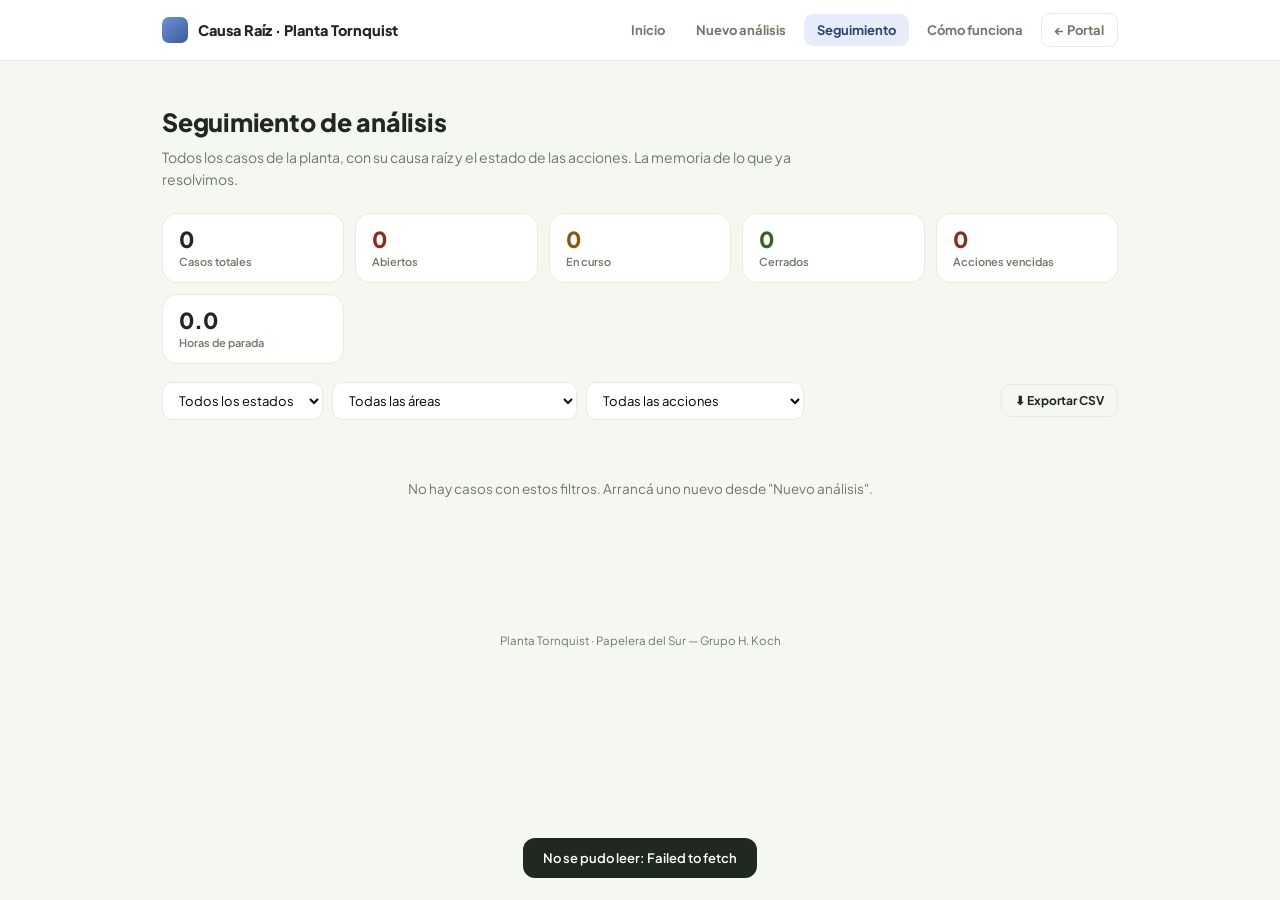
<file: seguimiento.html>
<!DOCTYPE html>
<html lang="es">
<head>
<meta charset="utf-8">
<meta name="viewport" content="width=device-width, initial-scale=1">
<title>Seguimiento · Causa Raíz Tornquist</title>
<link rel="preconnect" href="https://fonts.googleapis.com">
<link href="https://fonts.googleapis.com/css2?family=Plus+Jakarta+Sans:wght@400;500;600;700;800&display=swap" rel="stylesheet">
<link rel="stylesheet" href="assets/estilo.css">
</head>
<body>
<script src="assets/personas.js"></script>
<script src="assets/config.js"></script>
<script src="assets/arbol.js"></script>
<script src="assets/app.js"></script>
<script>pintarNav('hist')</script>

<div class="wrap">
  <!-- ===== LISTADO ===== -->
  <div id="vistaLista">
    <div class="hero">
      <h1>Seguimiento de análisis</h1>
      <p>Todos los casos de la planta, con su causa raíz y el estado de las acciones. La memoria de lo que ya resolvimos.</p>
    </div>
    <div class="kpis" id="kpis"></div>
    <div class="filters">
      <select id="fEstado" onchange="pintarLista()">
        <option value="">Todos los estados</option>
        <option>Abierto</option><option>En curso</option><option>Cerrado</option>
      </select>
      <select id="fArea" onchange="pintarLista()"><option value="">Todas las áreas</option></select>
      <select id="fVenc" onchange="pintarLista()">
        <option value="">Todas las acciones</option>
        <option value="vencida">Solo con acciones vencidas</option>
        <option value="por_vencer">Solo por vencer (≤3 días)</option>
      </select>
      <div class="barra-acciones">
        <button class="btn ghost small" onclick="exportar()">⬇ Exportar CSV</button>
      </div>
    </div>
    <div id="lista"></div>
  </div>

  <!-- ===== DETALLE ===== -->
  <div id="vistaDetalle" class="hidden"></div>
</div>

<script>
let CASOS=[], ACTUAL=null;

async function cargar(){
  try{ CASOS = await DB.listar(); }
  catch(e){ CASOS=[]; toast('No se pudo leer: '+e.message, 5000); }
  document.getElementById('fArea').innerHTML='<option value="">Todas las áreas</option>' +
    listaAreas().map(a=>`<option>${esc(a)}</option>`).join('');
  const id=new URLSearchParams(location.search).get('id');
  if(id) verDetalle(id); else pintarLista();
}

/* ================= LISTADO ================= */
function pintarLista(){
  document.getElementById('vistaLista').classList.remove('hidden');
  document.getElementById('vistaDetalle').classList.add('hidden');
  const fe=document.getElementById('fEstado').value, fa=document.getElementById('fArea').value;
  const fv=(document.getElementById('fVenc')||{}).value||'';
  const f = CASOS.filter(c => {
    if(fe && c.estado!==fe) return false;
    if(fa && c.area!==fa) return false;
    if(fv){
      const r = resumenAcciones(c);
      if(fv==='vencida' && r.vencidas===0) return false;
      if(fv==='por_vencer' && r.por_vencer===0) return false;
    }
    return true;
  });

  const hs = CASOS.reduce((s,c)=>s+(+c.tiempo_parada||0),0)/60;
  const totVenc = CASOS.reduce((s,c)=>s+resumenAcciones(c).vencidas,0);
  document.getElementById('kpis').innerHTML = `
    <div class="kpi"><div class="v">${CASOS.length}</div><div class="l">Casos totales</div></div>
    <div class="kpi"><div class="v" style="color:var(--red-ink)">${CASOS.filter(c=>c.estado==='Abierto').length}</div><div class="l">Abiertos</div></div>
    <div class="kpi"><div class="v" style="color:var(--amber-ink)">${CASOS.filter(c=>c.estado==='En curso').length}</div><div class="l">En curso</div></div>
    <div class="kpi"><div class="v" style="color:var(--green-ink)">${CASOS.filter(c=>c.estado==='Cerrado').length}</div><div class="l">Cerrados</div></div>
    <div class="kpi"><div class="v" style="color:var(--red-ink)">${totVenc}</div><div class="l">Acciones vencidas</div></div>
    <div class="kpi"><div class="v">${hs.toFixed(1)}</div><div class="l">Horas de parada</div></div>`;

  document.getElementById('lista').innerHTML = f.length ? f.map(c=>{
    const acc=c.acciones||[], hechas=acc.filter(a=>a.estado==='Hecha').length;
    const rv = resumenAcciones(c);
    const cam = c.camino==='A'?'5 Porqués':c.camino==='B'?'5W1H + 5 Porqués':'Análisis completo';
    return `<a class="hist-item ${rv.vencidas?'tiene-venc':''}" href="?id=${encodeURIComponent(c.id)}">
      <div class="hist-top"><div>
        <h3>${esc(c.codigo)} · ${esc(c.area)}${c.subarea?' / '+esc(c.subarea):''}</h3>
        ${c.codigo_ubicacion?`<div class="meta" style="font-family:monospace">Ubicación ${esc(c.codigo_ubicacion)}</div>`:''}
        <div class="meta">${esc(c.fecha_evento||'sin fecha')} · ${c.tiempo_parada||0} min · análisis por ${esc(c.analista||'—')}</div>
      </div><span class="status ${esc((c.estado||'').replace(' ','-'))}">${esc(c.estado)}</span></div>
      <div class="badges"><span class="badge-s">${cam}</span>
        <span class="badge-s g">${hechas}/${acc.length} acciones hechas</span>
        ${rv.vencidas?`<span class="alerta-venc">⚠ ${rv.vencidas} vencida${rv.vencidas>1?'s':''}</span>`:''}
        ${(!rv.vencidas&&rv.por_vencer)?`<span class="v-badge v-prox">${rv.por_vencer} por vencer</span>`:''}</div>
      <div class="hist-cause"><b>Causa raíz:</b> ${esc(c.causa_raiz_resumen||'—')}</div></a>`;
  }).join('') : '<div class="empty">No hay casos con estos filtros. Arrancá uno nuevo desde "Nuevo análisis".</div>';
}

/* ================= DETALLE ================= */
function exportar(){
  const fe=document.getElementById('fEstado').value, fa=document.getElementById('fArea').value;
  const fv=(document.getElementById('fVenc')||{}).value||'';
  const f = CASOS.filter(c => {
    if(fe && c.estado!==fe) return false;
    if(fa && c.area!==fa) return false;
    if(fv){ const r=resumenAcciones(c);
      if(fv==='vencida' && r.vencidas===0) return false;
      if(fv==='por_vencer' && r.por_vencer===0) return false; }
    return true;
  });
  descargarCSV('causa_raiz_'+new Date().toISOString().slice(0,10)+'.csv', casosACSV(f));
}

async function verDetalle(id){
  const c = CASOS.find(x=>String(x.id)===String(id)) || await DB.obtener(id);
  if(!c){ toast('Caso no encontrado'); pintarLista(); return; }
  ACTUAL=c;
  document.getElementById('vistaLista').classList.add('hidden');
  const d=document.getElementById('vistaDetalle');
  d.classList.remove('hidden');

  const cam = c.camino==='A'?'Solo 5 Porqués':c.camino==='B'?'5W1H + 5 Porqués':'Análisis completo';
  const w=c.w1h||{};
  const ish=c.ishikawa||{};
  const ishHtml = CAT_ISHIKAWA.map(cat=>{
    const items=ish[cat.key]||[]; if(!items.length) return '';
    return `<div><b>${esc(cat.label)}</b>${items.map(i=>(i.checked?'★ ':'· ')+esc(i.text)).join('<br>')}</div>`;
  }).join('');

  d.innerHTML = `
    <button class="btn ghost small" onclick="location.href='seguimiento.html'" style="margin-bottom:14px">← Volver al seguimiento</button>

    <div class="card">
      <div style="display:flex;justify-content:space-between;align-items:flex-start;gap:12px;flex-wrap:wrap">
        <div><h2>${esc(c.codigo)} · ${esc(c.area)}${c.subarea?' / '+esc(c.subarea):''}</h2>
          <p class="sub" style="margin-bottom:0">${esc(c.descripcion)}</p></div>
        <select onchange="cambiarCaso({estado:this.value})"
                style="padding:9px 12px;border-radius:10px;border:1px solid var(--line);font-weight:700;font-size:12.5px">
          ${['Abierto','En curso','Cerrado'].map(e=>`<option ${c.estado===e?'selected':''}>${e}</option>`).join('')}
        </select>
      </div>
    </div>

    <div class="card">
      <div class="dsec"><h3>Datos del caso</h3><div class="kv">
        <div><b>Fecha</b>${esc(c.fecha_evento||'—')} ${esc(c.turno||'')}</div>
        <div><b>Equipo</b>${esc(c.equipo||'—')}${c.codigo_ubicacion?` <code>(${esc(c.codigo_ubicacion)})</code>`:''}</div>
        <div><b>Tiempo de parada</b>${c.tiempo_parada||0} min</div>
        <div><b>Analista</b>${esc(c.analista||'—')}</div>
        <div><b>Recurrencia</b>${esc(c.recurrencia||'—')}</div>
        <div><b>Camino usado</b>${cam}</div>
      </div></div>

      ${w.que?`<div class="dsec"><h3>5W + 1H</h3><div class="kv">
        <div><b>Qué</b>${esc(w.que||'—')}</div><div><b>Quién</b>${esc(w.quien||'—')}</div>
        <div><b>Cuándo</b>${esc(w.cuando||'—')}</div><div><b>Dónde</b>${esc(w.donde||'—')}</div>
        <div><b>Cómo se detectó</b>${esc(w.como||'—')}</div><div><b>Por qué es un problema</b>${esc(w.porque||'—')}</div>
      </div></div>`:''}

      ${ishHtml?`<div class="dsec"><h3>Espina de pescado</h3><div class="kv">${ishHtml}</div></div>`:''}

      <div class="dsec"><h3>Cadenas de 5 Porqués</h3>
        ${(c.porques||[]).map(ch=>`<div class="chainbox">
          <b>Partida:</b> ${esc(ch.inicio||'—')}<br>
          ${ch.whys.map((x,i)=>x?`¿Por qué #${i+1}? → ${esc(x)}<br>`:'').join('')}
          ${ch.stop!==null&&ch.stop!==undefined?`<b class="rc">✓ Causa raíz: ${esc(ch.whys[ch.stop])}</b>`:''}
        </div>`).join('')}</div>

      <div class="dsec"><h3>Contramedida inmediata (restauración)</h3>
        <div class="chainbox">${esc(c.contramedida_inmediata||'— no cargada —')}</div></div>

      ${c.expansion_horizontal?`<div class="dsec"><h3>Expansión horizontal (P7)</h3>
        <div class="chainbox">${esc(c.expansion_horizontal)}</div></div>`:''}
    </div>

    <div class="card">
      <h2>Plan de acción y tarjetas</h2>
      <p class="sub">Cada acción puede generar una tarjeta en TPM o un evento en EHS.
         Al crearla, pegá el número de tarjeta para cerrar la trazabilidad.</p>
      ${(c.acciones||[]).length?(c.acciones||[]).map((a,i)=>`
        <div class="tcard ${estadoVencimiento(a)==='vencida'?'venc':''}">
          <div class="tt">${esc(a.texto)} <span class="destino-chip ${esc(a.destino)}">${esc(a.destino)}</span>
            <span class="v-badge ${VENC_LABEL[estadoVencimiento(a)].cls}">${VENC_LABEL[estadoVencimiento(a)].t}</span></div>
          <div style="font-size:11px;color:var(--muted);margin-top:4px">${esc(a.pilar)}</div>
          <div class="trow">
            <select onchange="cambiarAccion('${esc(a.id)}',{estado:this.value})">
              ${['Pendiente','En curso','Hecha'].map(e=>`<option ${a.estado===e?'selected':''}>${e}</option>`).join('')}</select>
            <select onchange="cambiarAccion('${esc(a.id)}',{responsable:this.value})">
              <option value="">Responsable...</option>
              ${SECTORES_ORG.map(sec=>`<optgroup label="${esc(sec)}">`+
                 PERSONAS_POR_SECTOR[sec].map(p=>`<option ${a.responsable===p?'selected':''}>${esc(p)}</option>`).join('')
                 +`</optgroup>`).join('')}</select>
            <input type="date" value="${esc(a.fecha_compromiso||'')}"
                   onchange="cambiarAccion('${esc(a.id)}',{fecha_compromiso:this.value})">
          </div>
          ${a.tarjeta_id
            ? `<div class="linked">🔗 Vinculada a tarjeta <b>${esc(a.tarjeta_id)}</b>${a.tarjeta_url?` · <a href="${esc(a.tarjeta_url)}" target="_blank">abrir</a>`:''}</div>`
            : `<div class="trow">
                 <a class="btn ${a.destino==='EHS'?'ghost':'green'} small" target="_blank"
                    href="${esc(linkTarjeta(c,a))}">Crear tarjeta en ${esc(a.destino)} →</a>
                 <input type="text" id="tid_${i}" placeholder="N° de tarjeta creada" style="width:150px">
                 <button class="btn ghost small" onclick="vincular('${esc(a.id)}',${i})">Vincular</button>
               </div>`}
        </div>`).join('') : '<div class="empty">Este caso no tiene acciones cargadas.</div>'}
    </div>

    <div class="card">
      <h2>Verificación del resultado (P6)</h2>
      <p class="sub">Un caso no se cierra porque se hicieron las acciones, sino porque el problema
         <b>dejó de repetirse</b>. Volvé acá después de la fecha de verificación.</p>
      <div class="grid2">
        <div class="field"><label>Fecha de verificación</label>
          <input type="date" value="${esc(c.fecha_verificacion||'')}"
                 onchange="cambiarCaso({fecha_verificacion:this.value})"></div>
        <div class="field"><label>¿Se repitió el problema?</label>
          <select onchange="cambiarCaso({resultado_verificacion:this.value})">
            <option value="">— sin verificar —</option>
            ${['No se repitió — solución efectiva','Se repitió — reabrir análisis','Parcial — mejoró pero sigue']
              .map(r=>`<option ${c.resultado_verificacion===r?'selected':''}>${r}</option>`).join('')}
          </select></div>
      </div>
      <div class="field"><label>Notas de la verificación</label>
        <textarea onchange="cambiarCaso({nota_verificacion:this.value})">${esc(c.nota_verificacion||'')}</textarea></div>
    </div>`;
  window.scrollTo({top:0});
}

async function cambiarCaso(cambios){
  try{ await DB.actualizarCaso(ACTUAL.id, cambios); Object.assign(ACTUAL,cambios); toast('Caso actualizado'); }
  catch(e){ toast('Error: '+e.message, 4000); }
}
async function cambiarAccion(accionId, cambios){
  try{
    await DB.actualizarAccion(ACTUAL.id, accionId, cambios);
    const a=(ACTUAL.acciones||[]).find(x=>String(x.id)===String(accionId));
    if(a) Object.assign(a,cambios);
    toast('Acción actualizada');
  }catch(e){ toast('Error: '+e.message, 4000); }
}
async function vincular(accionId, i){
  const v=document.getElementById('tid_'+i).value.trim();
  if(!v){ alert('Escribí el número de la tarjeta que creaste.'); return; }
  const a=(ACTUAL.acciones||[]).find(x=>String(x.id)===String(accionId));
  await cambiarAccion(accionId,{tarjeta_id:v, tarjeta_url:a?linkTarjeta(ACTUAL,a):''});
  verDetalle(ACTUAL.id);
}

cargar();
</script>
<script>pintarFooter()</script>
</body>
</html>
</file>
<file: assets/estilo.css>
:root{
  --amber-1:#F5A623; --amber-2:#E8871A; --amber-soft:#FDF0DC; --amber-ink:#8A5A0A;
  --green-1:#7BC142; --green-2:#548235; --green-soft:#E7F2DC; --green-ink:#3D5F26;
  --blue-1:#6E8FD9; --blue-2:#3E5C9A; --blue-soft:#E6ECFA; --blue-ink:#2E4470;
  --red-1:#E2634A; --red-2:#B8402A; --red-soft:#FBE6E1; --red-ink:#8A2E1C;
  --ink:#20291F; --muted:#6C7A67; --line:#E7ECDF; --bg:#F5F8F0; --card:#FFFFFF;
}
*{box-sizing:border-box}
body{margin:0;font-family:'Plus Jakarta Sans',Arial,sans-serif;background:var(--bg);color:var(--ink);-webkit-font-smoothing:antialiased}
a{color:inherit}
button{font-family:inherit;cursor:pointer}
input,select,textarea{font-family:inherit}
.wrap{max-width:1000px;margin:0 auto;padding:22px 22px 70px}
.hidden{display:none !important}

/* nav */
.nav{background:var(--card);border-bottom:1px solid var(--line)}
.nav-in{max-width:1000px;margin:0 auto;padding:13px 22px;display:flex;align-items:center;justify-content:space-between;gap:14px;flex-wrap:wrap}
.brand{display:flex;align-items:center;gap:10px;font-weight:800;font-size:14.5px;text-decoration:none}
.brand .sq{width:26px;height:26px;border-radius:7px;background:linear-gradient(140deg,var(--blue-1),var(--blue-2));flex-shrink:0}
.navlinks{display:flex;gap:5px;align-items:center}
.navlinks a{text-decoration:none;font-size:13px;font-weight:700;color:var(--muted);padding:8px 13px;border-radius:9px}
.navlinks a.active{background:var(--blue-soft);color:var(--blue-ink)}
.navlinks a.ext{color:var(--muted);border:1px solid var(--line)}

.hero{max-width:640px;margin:24px 0 22px}
.hero h1{font-size:25px;font-weight:800;line-height:1.2;letter-spacing:-0.01em;margin:0 0 9px}
.hero p{font-size:14px;color:var(--muted);line-height:1.6;margin:0}

.card{background:var(--card);border:1px solid var(--line);border-radius:20px;padding:24px 24px 22px;margin-bottom:16px}
.card h2{font-size:17.5px;font-weight:800;margin:0 0 5px}
.card .sub{font-size:13px;color:var(--muted);margin:0 0 18px;line-height:1.55}

/* stepper */
.steps{display:flex;gap:6px;margin-bottom:18px;flex-wrap:wrap}
.step-dot{display:flex;align-items:center;gap:7px;font-size:11.5px;font-weight:700;color:var(--muted);background:var(--card);border:1px solid var(--line);border-radius:20px;padding:6px 12px 6px 7px}
.step-dot .n{width:18px;height:18px;border-radius:50%;background:var(--line);color:#fff;display:flex;align-items:center;justify-content:center;font-size:10.5px}
.step-dot.done{color:var(--green-ink);border-color:#CFE5BC;background:var(--green-soft)}
.step-dot.done .n{background:var(--green-2)}
.step-dot.now{color:var(--blue-ink);border-color:#C7D5F2;background:var(--blue-soft)}
.step-dot.now .n{background:var(--blue-2)}

/* forms */
.field{margin-bottom:15px}
.field label{display:block;font-size:12.5px;font-weight:700;margin-bottom:6px}
.field .hint{font-size:11.5px;color:var(--muted);margin-top:4px;line-height:1.45}
.field input[type=text],.field input[type=date],.field input[type=number],.field select,.field textarea{
  width:100%;padding:11px 13px;border-radius:11px;border:1px solid var(--line);background:#FBFCF9;font-size:13.5px;color:var(--ink)}
.field textarea{resize:vertical;min-height:62px}
.field select:disabled{opacity:.5}
.grid2{display:grid;grid-template-columns:1fr 1fr;gap:13px}
.grid3{display:grid;grid-template-columns:1fr 1fr 1fr;gap:13px}
@media(max-width:700px){.grid2,.grid3{grid-template-columns:1fr}}

.opts{display:grid;gap:8px}
.opt{display:flex;align-items:flex-start;gap:11px;border:1.5px solid var(--line);border-radius:12px;padding:11px 13px;cursor:pointer}
.opt input{margin-top:3px}
.opt .t{font-size:13.5px;font-weight:700}
.opt .d{font-size:12px;color:var(--muted);margin-top:2px}
.opt.checked{border-color:var(--blue-2);background:var(--blue-soft)}

.btnrow{display:flex;justify-content:space-between;gap:10px;margin-top:20px;flex-wrap:wrap}
.btn{border:none;border-radius:12px;padding:12px 20px;font-weight:700;font-size:13.5px;display:inline-flex;align-items:center;gap:7px;text-decoration:none}
.btn.primary{background:linear-gradient(135deg,var(--blue-1),var(--blue-2));color:#fff}
.btn.green{background:linear-gradient(135deg,var(--green-1),var(--green-2));color:#fff}
.btn.ghost{background:var(--bg);color:var(--ink);border:1px solid var(--line)}
.btn.danger{background:var(--red-soft);color:var(--red-ink)}
.btn.small{padding:8px 13px;font-size:12px;border-radius:9px}
.btn:disabled{opacity:.45;cursor:not-allowed}

/* triage */
.pathcard{border-radius:15px;padding:17px 19px;border:1.5px solid #C7D5F2;background:var(--blue-soft);margin-bottom:13px}
.pathcard .ptag{font-size:10.5px;font-weight:800;letter-spacing:.05em;color:var(--blue-ink);margin-bottom:5px;text-transform:uppercase}
.pathcard h3{font-size:16px;margin:0 0 6px;font-weight:800}
.pathcard p{font-size:13px;color:var(--muted);margin:0;line-height:1.55}
.motivos{list-style:none;margin:11px 0 0;padding:0;display:flex;flex-direction:column;gap:5px}
.motivos li{font-size:12.5px;color:var(--blue-ink);display:flex;gap:7px;line-height:1.45}
.motivos li::before{content:"▸";flex-shrink:0}
.path-switch{display:flex;gap:7px;flex-wrap:wrap;margin-top:12px}
.pswitch{border:1px solid var(--line);background:#fff;border-radius:10px;padding:8px 12px;font-size:12.5px;font-weight:700;color:var(--muted)}
.pswitch.active{border-color:var(--blue-2);color:var(--blue-ink);background:var(--blue-soft)}

/* ishikawa */
.fish-grid{display:grid;grid-template-columns:1fr 1fr;gap:13px}
@media(max-width:700px){.fish-grid{grid-template-columns:1fr}}
.fish-cat{border:1px solid var(--line);border-radius:14px;padding:14px 15px;background:#FBFCF9}
.fish-cat h4{font-size:12.5px;margin:0 0 3px;font-weight:800;color:var(--blue-ink);display:flex;align-items:center;gap:7px}
.fish-cat h4 .d{width:7px;height:7px;border-radius:50%;background:var(--blue-2)}
.fish-cat .fh{font-size:11px;color:var(--muted);margin:0 0 10px;line-height:1.4}
.fish-add{display:flex;gap:6px;margin-bottom:8px}
.fish-add input{flex:1;padding:8px 10px;border-radius:8px;border:1px solid var(--line);font-size:12.5px}
.fish-add button{border:none;background:var(--blue-2);color:#fff;border-radius:8px;padding:0 13px;font-weight:700}
.fish-items{display:flex;flex-direction:column;gap:6px}
.fish-item{display:flex;align-items:flex-start;gap:8px;font-size:12.5px;background:#fff;border:1px solid var(--line);border-radius:8px;padding:7px 9px}
.fish-item input{margin-top:2px}
.fish-item .x{margin-left:auto;color:var(--muted);cursor:pointer;flex-shrink:0}
.fish-empty{font-size:11.5px;color:var(--muted)}

/* 5 porques */
.chain{border:1px solid var(--line);border-radius:16px;padding:16px 17px;margin-bottom:14px;background:#FBFCF9}
.why-row{display:flex;gap:11px;align-items:flex-start;margin-bottom:9px}
.why-n{width:29px;height:29px;border-radius:50%;background:var(--blue-soft);color:var(--blue-ink);display:flex;align-items:center;justify-content:center;font-weight:800;font-size:12.5px;flex-shrink:0;margin-top:2px}
.why-row textarea{flex:1;min-height:44px}
.why-stop{display:flex;align-items:center;gap:8px;font-size:12.5px;color:var(--green-ink);background:var(--green-soft);border-radius:10px;padding:9px 12px;margin:4px 0 4px 40px}
.alerta-culpa{background:var(--amber-soft);border:1px solid #F2D9AE;border-radius:11px;padding:11px 13px;margin:2px 0 10px 40px;font-size:12.5px;color:var(--amber-ink);line-height:1.5}
.alerta-culpa b{display:block;margin-bottom:3px}

/* categorias */
.tagcloud{display:grid;grid-template-columns:1fr 1fr;gap:10px}
@media(max-width:700px){.tagcloud{grid-template-columns:1fr}}
.tagopt{border:1.5px solid var(--line);border-radius:13px;padding:12px 14px;cursor:pointer;display:flex;gap:10px;align-items:flex-start}
.tagopt.checked{border-color:var(--green-2);background:var(--green-soft)}
.tagopt .t{font-size:13px;font-weight:700}
.tagopt .p{font-size:11px;color:var(--muted);margin-top:2px}

/* soluciones */
.solblock{border:1px solid var(--line);border-radius:16px;padding:16px 18px;margin-bottom:12px;background:#FBFCF9}
.pilar{display:inline-flex;font-size:10.5px;font-weight:800;letter-spacing:.04em;text-transform:uppercase;color:var(--green-ink);background:var(--green-soft);padding:4px 10px;border-radius:20px;margin-bottom:8px}
.pilar.ehs{color:var(--amber-ink);background:var(--amber-soft)}
.solblock h4{font-size:14px;margin:0 0 10px;font-weight:800}
.accrow{display:flex;align-items:flex-start;gap:9px;background:#fff;border:1px solid var(--line);border-radius:11px;padding:10px 12px;margin-bottom:7px}
.accrow input[type=checkbox]{margin-top:3px}
.accrow .atext{flex:1;font-size:12.8px;line-height:1.45}
.accmeta{display:grid;grid-template-columns:1fr 1fr;gap:7px;margin-top:8px}
@media(max-width:700px){.accmeta{grid-template-columns:1fr}}
.accmeta select,.accmeta input{padding:7px 9px;border-radius:8px;border:1px solid var(--line);font-size:12px;width:100%}
.destino-chip{font-size:9.5px;font-weight:800;padding:3px 8px;border-radius:20px;letter-spacing:.03em}
.destino-chip.TPM{background:var(--green-soft);color:var(--green-ink)}
.destino-chip.EHS{background:var(--amber-soft);color:var(--amber-ink)}
.acc-custom{display:flex;gap:6px;margin-top:8px}
.acc-custom input{flex:1;padding:9px 11px;border-radius:9px;border:1px solid var(--line);font-size:12.5px}

/* historial */
.kpis{display:grid;grid-template-columns:repeat(5,1fr);gap:11px;margin-bottom:18px}
@media(max-width:760px){.kpis{grid-template-columns:repeat(2,1fr)}}
.kpi{background:var(--card);border:1px solid var(--line);border-radius:15px;padding:14px 16px}
.kpi .v{font-size:22px;font-weight:800;line-height:1}
.kpi .l{font-size:11px;color:var(--muted);margin-top:5px;font-weight:600}
.filters{display:flex;gap:9px;margin-bottom:16px;flex-wrap:wrap}
.filters select{padding:9px 12px;border-radius:10px;border:1px solid var(--line);font-size:13px;background:var(--card)}
.hist-item{border:1px solid var(--line);border-radius:16px;padding:15px 17px;margin-bottom:10px;background:var(--card);text-decoration:none;display:block}
.hist-item:hover{border-color:var(--blue-2)}
.hist-top{display:flex;justify-content:space-between;align-items:flex-start;gap:12px}
.hist-top h3{font-size:14.5px;margin:0 0 4px;font-weight:800}
.hist-top .meta{font-size:11.5px;color:var(--muted)}
.status{font-size:10px;font-weight:800;padding:4px 10px;border-radius:20px;letter-spacing:.03em;white-space:nowrap}
.status.Abierto{background:var(--red-soft);color:var(--red-ink)}
.status.En-curso{background:var(--amber-soft);color:var(--amber-ink)}
.status.Cerrado{background:var(--green-soft);color:var(--green-ink)}
.hist-cause{font-size:12.5px;margin-top:10px;background:var(--bg);border-radius:10px;padding:9px 11px;line-height:1.5}
.badges{display:flex;gap:6px;margin-top:9px;flex-wrap:wrap}
.badge-s{font-size:10px;font-weight:800;padding:3px 9px;border-radius:20px;background:var(--blue-soft);color:var(--blue-ink)}
.badge-s.g{background:var(--green-soft);color:var(--green-ink)}
.empty{text-align:center;color:var(--muted);font-size:13.5px;padding:44px 10px}

/* detalle */
.dsec{margin-bottom:20px}
.dsec h3{font-size:12px;text-transform:uppercase;letter-spacing:.05em;color:var(--muted);margin:0 0 10px;font-weight:800}
.kv{display:grid;grid-template-columns:1fr 1fr;gap:9px;font-size:13px}
@media(max-width:700px){.kv{grid-template-columns:1fr}}
.kv div b{display:block;font-size:11px;color:var(--muted);font-weight:700;margin-bottom:2px}
.chainbox{background:var(--bg);border-radius:12px;padding:12px 14px;margin-bottom:10px;font-size:13px;line-height:1.75}
.chainbox b.rc{color:var(--green-ink)}
.tcard{background:var(--card);border:1px solid var(--line);border-radius:14px;padding:14px 16px;margin-bottom:9px}
.tcard .tt{font-size:13px;font-weight:600;line-height:1.45}
.tcard .trow{display:flex;gap:8px;align-items:center;margin-top:10px;flex-wrap:wrap}
.tcard select,.tcard input{padding:7px 10px;border-radius:9px;border:1px solid var(--line);font-size:12px}
.linked{font-size:11.5px;color:var(--green-ink);background:var(--green-soft);border-radius:8px;padding:6px 10px;display:inline-flex;gap:6px;align-items:center;margin-top:8px}

footer{text-align:center;font-size:11.5px;color:var(--muted);padding:22px 0 4px}
.toast{position:fixed;bottom:22px;left:50%;transform:translateX(-50%);background:var(--ink);color:#fff;padding:12px 20px;border-radius:12px;font-size:13px;font-weight:600;z-index:99;opacity:0;transition:.2s;pointer-events:none}
.toast.show{opacity:1}

/* ---------- portada ---------- */
.portada-hero{background:linear-gradient(135deg,#2E4470,#3E5C9A);border-radius:20px;padding:30px 32px;color:#fff;margin-bottom:22px;position:relative;overflow:hidden}
.portada-hero::after{content:"";position:absolute;right:-60px;top:-60px;width:220px;height:220px;border-radius:50%;background:rgba(255,255,255,.06)}
.portada-hero .tag{font-size:11.5px;font-weight:800;letter-spacing:.1em;color:#BFD0F5;margin-bottom:9px}
.portada-hero h1{font-size:26px;margin:0 0 11px;line-height:1.22;font-weight:800}
.portada-hero p{font-size:14.5px;color:#D5DFF5;margin:0;line-height:1.6;max-width:620px}
.acc-grid{display:grid;grid-template-columns:1fr 1fr;gap:14px;margin-bottom:18px}
@media(max-width:700px){.acc-grid{grid-template-columns:1fr}}
.acc-card{background:var(--card);border:1px solid var(--line);border-radius:16px;padding:20px 22px;text-decoration:none;color:var(--ink);display:block;transition:.14s}
.acc-card:hover{border-color:var(--blue-2);transform:translateY(-2px);box-shadow:0 8px 20px rgba(40,60,25,.09)}
.acc-card .ic{width:44px;height:44px;border-radius:12px;display:flex;align-items:center;justify-content:center;font-size:20px;color:#fff;margin-bottom:13px;background:linear-gradient(140deg,var(--blue-1),var(--blue-2))}
.acc-card.g .ic{background:linear-gradient(140deg,var(--green-1),var(--green-2))}
.acc-card h3{font-size:16px;margin:0 0 6px;font-weight:800}
.acc-card p{font-size:12.8px;color:var(--muted);margin:0;line-height:1.55}
.camino-tabla{width:100%;border-collapse:collapse;font-size:13px;margin-top:6px}
.camino-tabla th{text-align:left;font-size:11px;text-transform:uppercase;letter-spacing:.05em;color:var(--muted);padding:8px 10px;border-bottom:1px solid var(--line)}
.camino-tabla td{padding:9px 10px;border-bottom:1px solid var(--line);line-height:1.45}
.camino-tabla tr:last-child td{border-bottom:none}
.pill-c{font-size:10.5px;font-weight:800;padding:3px 9px;border-radius:20px;white-space:nowrap}
.pill-c.A{background:var(--green-soft);color:var(--green-ink)}
.pill-c.B{background:var(--blue-soft);color:var(--blue-ink)}
.pill-c.C{background:var(--red-soft);color:var(--red-ink)}

/* ---------- como funciona ---------- */
.diagrama-frame{
  background:var(--card);border:1px solid var(--line);border-radius:20px;
  padding:18px;margin-bottom:18px;overflow-x:auto;
}
.diagrama-frame img{display:block;width:100%;max-width:820px;margin:0 auto;height:auto}
.diagrama-actions{display:flex;gap:10px;justify-content:center;flex-wrap:wrap;margin-top:14px}
.pasos-rapidos{display:grid;grid-template-columns:repeat(4,1fr);gap:10px;margin-bottom:18px}
@media(max-width:760px){.pasos-rapidos{grid-template-columns:1fr 1fr}}
.paso-mini{background:var(--card);border:1px solid var(--line);border-radius:14px;padding:14px 15px}
.paso-mini .pn{width:24px;height:24px;border-radius:50%;background:var(--blue-soft);color:var(--blue-ink);
  display:flex;align-items:center;justify-content:center;font-size:12px;font-weight:800;margin-bottom:8px}
.paso-mini .pt{font-size:12.8px;font-weight:800;margin-bottom:3px}
.paso-mini .pd{font-size:11.5px;color:var(--muted);line-height:1.45}

/* ---------- vencimientos (mismo criterio que TPM y EHS) ---------- */
.v-badge{font-size:10px;font-weight:800;padding:3px 9px;border-radius:20px;letter-spacing:.03em;white-space:nowrap}
.v-venc{background:var(--red-soft);color:var(--red-ink)}
.v-prox{background:var(--amber-soft);color:var(--amber-ink)}
.v-ok{background:var(--blue-soft);color:var(--blue-ink)}
.v-hecha{background:var(--green-soft);color:var(--green-ink)}
.v-nofecha{background:#EEF0EC;color:var(--muted)}
.tcard.venc{border-color:var(--red-2);background:#FFF9F8}
.hist-item.tiene-venc{border-left:4px solid var(--red-2)}
.alerta-venc{display:inline-flex;align-items:center;gap:6px;font-size:11px;font-weight:800;
  background:var(--red-soft);color:var(--red-ink);padding:4px 10px;border-radius:20px}
.barra-acciones{display:flex;gap:9px;flex-wrap:wrap;align-items:center;margin-left:auto}
</file>
<file: css/style.css>
@import url('https://fonts.googleapis.com/css2?family=Plus+Jakarta+Sans:wght@500;600;700&family=Inter:wght@400;500;600&display=swap');

/* ==========================================================================
   SISTEMA DE DISEÑO B2B INDUSTRIAL - RECOLOR Y RESTYLING MODERADO
   Planta Cartulina / Papel - Papelera del Sur (Tornquist)
   ========================================================================== */

/* --------------------------------------------------------------------------
   4. TOKENS Y VARIABLES CSS
   -------------------------------------------------------------------------- */
:root {
  /* Paleta de Color Principal (Industrial Slate & Spruce) */
  --verde-mas-oscuro: #1A3026; /* Dark Spruce Headings & Topbar */
  --verde-oscuro:     #2D4A3E; /* Primary Hover & Accent */
  --verde:            #3B6251; /* Primary Industrial Green */
  --verde-claro:      #E8F0EC; /* Soft Green Tint / Badges */
  --gris-fondo:       #F4F6F5; /* Neutral Light Cool Grey Canvas */
  --card-bg:          #FFFFFF; /* Surface Card Fill */

  /* Estados y Semáforos - WCAG AA Compliant */
  --rojo:             #A83226; /* Danger / Semáforo Rojo - 4.8:1 contrast */
  --rojo-bg:          #FDF0ED;
  --amarillo:         #8A5A06; /* Warning / Semáforo Amarillo - 5.2:1 contrast */
  --amarillo-bg:      #FEF8EC;
  --verde-semaforo:   #2C5C1C; /* Success / Semáforo Verde - 5.1:1 contrast */
  --verde-sem-bg:     #EBF5E8;

  /* Tipografía & Neutrales */
  --texto:            #1E2825; /* Primary Text - Charcoal Slate */
  --texto-secundario: #506158; /* Muted Meta Text */
  --texto-suave:      #72837A; /* Captions & Placeholders */
  --borde-suave:      #DDE3E0; /* Borders & Dividers */
  --borde-input:      #CBD3CF; /* Form Controls Border */

  /* Sombras Elevadas & Radio de Borde */
  --card-shadow:      0 2px 8px rgba(26, 48, 38, 0.05), 0 1px 2px rgba(26, 48, 38, 0.03);
  --card-shadow-hover:0 4px 14px rgba(26, 48, 38, 0.10), 0 2px 4px rgba(26, 48, 38, 0.04);
  --radius-sm:        6px;
  --radius-md:        10px;
  --radius-lg:        14px;
  --radius-full:      9999px;

  /* Transiciones */
  --transition-fast:  0.15s ease-in-out;
  --transition-normal:0.25s ease-in-out;
}

/* --------------------------------------------------------------------------
   5. RESET, REGLAS GLOBALES Y TIPOGRAFÍA
   -------------------------------------------------------------------------- */
*, *::before, *::after {
  box-sizing: border-box;
}

html {
  font-size: 16px;
  -webkit-text-size-adjust: 100%;
}

body {
  margin: 0;
  font-family: "Inter", -apple-system, BlinkMacSystemFont, "Segoe UI", Roboto, sans-serif;
  font-feature-settings: "tnum";
  background-color: var(--gris-fondo);
  color: var(--texto);
  line-height: 1.5;
  -webkit-font-smoothing: antialiased;
  -moz-osx-font-smoothing: grayscale;
}

h1, h2, h3, h4, h5, h6 {
  color: var(--verde-mas-oscuro);
  font-weight: 700;
  line-height: 1.25;
  margin-top: 0;
  margin-bottom: 0.75rem;
  letter-spacing: -0.015em;
}

h1 { font-size: 1.65rem; }
h2 { font-size: 1.35rem; }
h3 { font-size: 1.15rem; }
h4 { font-size: 1.00rem; }

.section-title {
  font-size: 1.35rem;
  margin-top: 2rem;
  margin-bottom: 1rem;
  padding-bottom: 0.35rem;
  border-bottom: 2px solid var(--borde-suave);
}

a {
  color: var(--verde);
  text-decoration: none;
  transition: color var(--transition-fast);
}

a:hover {
  color: var(--verde-mas-oscuro);
}

.container {
  max-width: 1140px;
  margin: 0 auto;
  padding: 24px 20px 80px;
}

.hint {
  font-size: 0.82rem;
  color: var(--texto-secundario);
  margin-top: 4px;
  line-height: 1.4;
}

/* --------------------------------------------------------------------------
   6. HEADER & TOPBAR
   -------------------------------------------------------------------------- */
.topbar {
  background: var(--verde-mas-oscuro);
  color: #FFFFFF;
  display: flex;
  justify-content: space-between;
  align-items: center;
  padding: 12px 24px;
  flex-wrap: wrap;
  gap: 12px;
  box-shadow: 0 2px 10px rgba(0, 0, 0, 0.12);
}

.topbar .brand {
  color: #FFFFFF;
  font-weight: 700;
  text-decoration: none;
  font-size: 1.15rem;
  letter-spacing: -0.01em;
  display: flex;
  align-items: center;
  gap: 8px;
}

.topbar nav {
  display: flex;
  align-items: center;
  flex-wrap: wrap;
  gap: 8px;
}

.topbar nav a {
  color: #D1E0D8;
  text-decoration: none;
  padding: 6px 12px;
  border-radius: var(--radius-sm);
  font-size: 0.90rem;
  font-weight: 500;
  transition: all var(--transition-fast);
}

.topbar nav a:hover,
.topbar nav a:focus-visible {
  color: #FFFFFF;
  background-color: rgba(255, 255, 255, 0.12);
}

/* --------------------------------------------------------------------------
   7. CARDS Y LAYOUT GRID
   -------------------------------------------------------------------------- */
.card {
  background: var(--card-bg);
  border-radius: var(--radius-md);
  padding: 20px 22px;
  box-shadow: var(--card-shadow);
  border: 1px solid var(--borde-suave);
  margin-bottom: 20px;
  transition: box-shadow var(--transition-fast);
}

/* KPI Cards Layout */
.kpi-row {
  display: grid;
  grid-template-columns: repeat(auto-fit, minmax(220px, 1fr));
  gap: 16px;
  margin-bottom: 24px;
}

.kpi {
  background: var(--card-bg);
  border-radius: var(--radius-md);
  padding: 18px 20px;
  box-shadow: var(--card-shadow);
  border: 1px solid var(--borde-suave);
  border-left: 5px solid var(--verde);
  display: flex;
  flex-direction: column;
  justify-content: space-between;
  transition: transform var(--transition-fast), box-shadow var(--transition-fast);
}

.kpi:hover {
  transform: translateY(-2px);
  box-shadow: var(--card-shadow-hover);
}

.kpi-icon {
  font-size: 1.4rem;
  margin-bottom: 6px;
}

.kpi .kpi-label {
  font-size: 0.76rem;
  color: var(--texto-secundario);
  text-transform: uppercase;
  letter-spacing: 0.05em;
  font-weight: 700;
  margin-bottom: 4px;
}

.kpi .kpi-value {
  font-size: 1.75rem;
  font-weight: 800;
  color: var(--verde-mas-oscuro);
  line-height: 1.15;
  letter-spacing: -0.02em;
}

.kpi.kpi-negativo {
  border-left-color: var(--rojo);
}

.kpi.kpi-negativo .kpi-value {
  color: var(--rojo);
}

/* Listado de Proyectos */
.proyecto-list {
  display: flex;
  flex-direction: column;
  gap: 14px;
}

.proyecto-item {
  background: var(--card-bg);
  border-radius: var(--radius-md);
  padding: 16px 20px;
  box-shadow: var(--card-shadow);
  border: 1px solid var(--borde-suave);
  display: flex;
  justify-content: space-between;
  align-items: center;
  gap: 16px;
  flex-wrap: wrap;
  transition: border-color var(--transition-fast), box-shadow var(--transition-fast);
}

.proyecto-item:hover {
  border-color: var(--verde);
  box-shadow: var(--card-shadow-hover);
}

.proyecto-item .nombre {
  font-weight: 700;
  font-size: 1.05rem;
  margin-bottom: 2px;
}

.proyecto-item .nombre a {
  color: var(--verde-mas-oscuro);
}

.proyecto-item .nombre a:hover {
  color: var(--verde);
}

.proyecto-item .meta {
  font-size: 0.83rem;
  color: var(--texto-secundario);
  margin-top: 2px;
}

/* --------------------------------------------------------------------------
   8. COMPONENTES REUTILIZABLES
   -------------------------------------------------------------------------- */

/* Badges de Estado */
.badge {
  display: inline-flex;
  align-items: center;
  padding: 3px 10px;
  border-radius: var(--radius-full);
  font-size: 0.75rem;
  font-weight: 700;
  letter-spacing: 0.01em;
  white-space: nowrap;
}

.badge-idea { background: #EAEFEF; color: #3A4743; }
.badge-activo { background: var(--verde-sem-bg); color: var(--verde-semaforo); }
.badge-pausado { background: var(--amarillo-bg); color: var(--amarillo); }
.badge-cerrado_logrado { background: #E2F2E6; color: #15522B; }
.badge-cerrado_no_logrado { background: var(--rojo-bg); color: var(--rojo); }
.badge-en_evaluacion { background: var(--amarillo-bg); color: var(--amarillo); }
.badge-aprobada { background: var(--verde-sem-bg); color: var(--verde-semaforo); }
.badge-descartada { background: var(--rojo-bg); color: var(--rojo); }
.badge-convertida { background: #E6F0FA; color: #1B4D7E; }

/* Semáforos */
.semaforo {
  display: inline-block;
  width: 10px;
  height: 10px;
  border-radius: 50%;
  margin-right: 6px;
  flex-shrink: 0;
}

.semaforo-verde { background: var(--verde-semaforo); }
.semaforo-amarillo { background: var(--amarillo); }
.semaforo-rojo { background: var(--rojo); }
.semaforo-sin_datos { background: #A0ABA5; }

.semaforo-pill {
  display: inline-flex;
  align-items: center;
  gap: 6px;
  padding: 4px 12px;
  border-radius: var(--radius-full);
  font-size: 0.78rem;
  font-weight: 700;
  white-space: nowrap;
}

.semaforo-pill .semaforo { margin: 0; }
.semaforo-pill-verde { background: var(--verde-sem-bg); color: var(--verde-semaforo); }
.semaforo-pill-amarillo { background: var(--amarillo-bg); color: var(--amarillo); }
.semaforo-pill-rojo { background: var(--rojo-bg); color: var(--rojo); }
.semaforo-pill-sin_datos { background: #EBF0EE; color: #586660; }

/* Barras de Progreso */
.progress-bar-outer {
  background: #E5EBE8;
  border-radius: var(--radius-full);
  height: 9px;
  overflow: hidden;
  margin-top: 8px;
  width: 100%;
  max-width: 100%;
}

.progress-bar-inner {
  background: var(--verde);
  height: 100%;
  border-radius: var(--radius-full);
  transition: width var(--transition-normal);
}

.progress-bar-inner.negativo {
  background: var(--rojo);
}

/* Botones y Acciones */
button, .btn {
  background: var(--verde);
  color: #FFFFFF;
  border: 1px solid transparent;
  padding: 9px 18px;
  border-radius: var(--radius-sm);
  font-weight: 600;
  cursor: pointer;
  font-size: 0.90rem;
  text-decoration: none;
  display: inline-flex;
  align-items: center;
  justify-content: center;
  gap: 6px;
  transition: all var(--transition-fast);
  box-shadow: 0 1px 3px rgba(0, 0, 0, 0.08);
}

button:hover, .btn:hover {
  background: var(--verde-oscuro);
  color: #FFFFFF;
  box-shadow: 0 2px 6px rgba(0, 0, 0, 0.12);
}

button:focus-visible, .btn:focus-visible,
input:focus-visible, select:focus-visible, textarea:focus-visible {
  outline: 2px solid var(--verde);
  outline-offset: 2px;
}

.btn-secundario {
  background: #FFFFFF;
  color: var(--texto);
  border: 1px solid var(--borde-input);
  box-shadow: none;
}

.btn-secundario:hover {
  background: #F0F4F2;
  color: var(--verde-mas-oscuro);
  border-color: #BAC5C0;
  box-shadow: none;
}

.btn-danger {
  background: var(--rojo);
  color: #FFFFFF;
}

.btn-danger:hover {
  background: #8A261C;
}

.btn-small {
  padding: 5px 12px;
  font-size: 0.80rem;
  border-radius: var(--radius-sm);
}

.btn-peligro {
  color: var(--rojo);
  border-color: #F4C7C3;
  background: #FFFFFF;
}

.btn-peligro:hover {
  background: var(--rojo-bg);
  color: var(--rojo);
  border-color: var(--rojo);
}

.acciones-card {
  margin-top: 12px;
  display: flex;
  gap: 8px;
  justify-content: flex-end;
  flex-wrap: wrap;
}

.acciones-encabezado {
  display: flex;
  flex-direction: column;
  gap: 8px;
  align-items: flex-end;
}

.acciones-encabezado select, .proyecto-item select {
  max-width: 190px;
}

/* Formularios y Controles */
form.form-card {
  display: grid;
  gap: 14px;
}

label {
  font-size: 0.83rem;
  font-weight: 700;
  color: var(--texto);
  display: block;
  margin-bottom: 4px;
}

input, select, textarea {
  width: 100%;
  padding: 9px 12px;
  border: 1px solid var(--borde-input);
  border-radius: var(--radius-sm);
  font-size: 0.92rem;
  font-family: inherit;
  color: var(--texto);
  background-color: #FFFFFF;
  transition: border-color var(--transition-fast), box-shadow var(--transition-fast);
}

input:hover, select:hover, textarea:hover {
  border-color: #A3B2AC;
}

input:focus, select:focus, textarea:focus {
  outline: none;
  border-color: var(--verde);
  box-shadow: 0 0 0 3px rgba(59, 98, 81, 0.15);
}

.row-2 { display: grid; grid-template-columns: 1fr 1fr; gap: 14px; }
.row-3 { display: grid; grid-template-columns: 1fr 1fr 1fr; gap: 14px; }

/* Filtros Bar */
.filtros-bar {
  display: flex;
  gap: 12px;
  flex-wrap: wrap;
  align-items: flex-end;
  background: var(--card-bg);
  padding: 14px 18px;
  border-radius: var(--radius-md);
  margin-bottom: 18px;
  border: 1px solid var(--borde-suave);
  box-shadow: var(--card-shadow);
}

.filtros-bar > div {
  flex: 1;
  min-width: 140px;
}

.filtros-bar label {
  font-size: 0.76rem;
  text-transform: uppercase;
  letter-spacing: 0.03em;
  color: var(--texto-secundario);
}

/* Flash Messages & Alerts */
.flash {
  padding: 12px 16px;
  border-radius: var(--radius-md);
  margin-bottom: 18px;
  font-size: 0.92rem;
  line-height: 1.45;
}

.flash-success {
  background: var(--verde-sem-bg);
  color: var(--verde-semaforo);
  border: 1px solid #C2E0B8;
}

.flash-danger {
  background: var(--rojo-bg);
  color: var(--rojo);
  border: 1px solid #F7C6C0;
}

.alerta-reposicion {
  background: var(--amarillo-bg);
  border-left: 5px solid var(--amarillo);
  border-radius: var(--radius-md);
  padding: 16px 20px;
  margin-bottom: 20px;
  border-top: 1px solid #FAE8C8;
  border-right: 1px solid #FAE8C8;
  border-bottom: 1px solid #FAE8C8;
}

.alerta-reposicion.critica {
  background: var(--rojo-bg);
  border-left-color: var(--rojo);
  border-top-color: #F8D3CE;
  border-right-color: #F8D3CE;
  border-bottom-color: #F8D3CE;
}

.alerta-reposicion h4 {
  margin: 0 0 6px;
  color: var(--verde-mas-oscuro);
  font-size: 1.05rem;
  display: flex;
  align-items: center;
  gap: 6px;
}

.alerta-reposicion.critica h4 {
  color: var(--rojo);
}

.alerta-reposicion .cifra {
  font-size: 1.25rem;
  font-weight: 800;
}

.alerta-reposicion .detalle {
  font-size: 0.86rem;
  color: var(--texto-secundario);
  margin-top: 6px;
  line-height: 1.5;
}

/* Tabs */
.tabs {
  display: flex;
  gap: 8px;
  margin-bottom: 16px;
  border-bottom: 1px solid var(--borde-suave);
  padding-bottom: 8px;
  flex-wrap: wrap;
}

.tab-btn {
  background: transparent;
  color: var(--texto-secundario);
  border: none;
  padding: 8px 16px;
  border-radius: var(--radius-full);
  cursor: pointer;
  font-size: 0.86rem;
  font-weight: 600;
  box-shadow: none;
  transition: all var(--transition-fast);
}

.tab-btn:hover {
  background: #EAEFEF;
  color: var(--verde-mas-oscuro);
}

.tab-btn.active {
  background: var(--verde);
  color: #FFFFFF;
}

/* Controles de Gráficos */
.opciones-grafico {
  display: flex;
  flex-wrap: wrap;
  gap: 16px;
  padding: 10px 14px;
  margin-bottom: 16px;
  background: #F0F4F2;
  border-radius: var(--radius-sm);
  font-size: 0.82rem;
  border: 1px solid var(--borde-suave);
}

.opciones-grafico label {
  display: inline-flex;
  align-items: center;
  gap: 6px;
  font-weight: 600;
  cursor: pointer;
  color: var(--texto);
  margin-bottom: 0;
}

.opciones-grafico input[type="checkbox"] {
  width: auto;
  cursor: pointer;
  accent-color: var(--verde);
}

/* Tablas */
table {
  width: 100%;
  border-collapse: collapse;
  font-size: 0.88rem;
  margin-top: 8px;
}

th, td {
  text-align: left;
  padding: 10px 12px;
  border-bottom: 1px solid var(--borde-suave);
}

th {
  color: var(--texto-secundario);
  font-weight: 700;
  font-size: 0.75rem;
  text-transform: uppercase;
  letter-spacing: 0.04em;
  background-color: #F8FAF9;
}

tr:hover td {
  background-color: #F5F8F6;
}

.valor-positivo { color: var(--verde-semaforo); font-weight: 700; }
.valor-negativo { color: var(--rojo); font-weight: 700; }

.tabla-editable input {
  padding: 5px 8px;
  font-size: 0.84rem;
  border: 1px solid var(--borde-input);
  border-radius: var(--radius-sm);
}

tr.editando { background: var(--amarillo-bg); }

/* Árbol de Pérdidas */
.rama {
  background: var(--card-bg);
  border-radius: var(--radius-md);
  padding: 18px 20px;
  box-shadow: var(--card-shadow);
  margin-bottom: 16px;
  border: 1px solid var(--borde-suave);
  border-top: 5px solid var(--verde);
}

.rama-header {
  display: flex;
  justify-content: space-between;
  align-items: flex-start;
  gap: 12px;
  flex-wrap: wrap;
}

.rama-total { text-align: right; font-size: 0.85rem; }
.rama-total .monto { font-size: 1.30rem; font-weight: 800; color: var(--verde-mas-oscuro); }

.hoja {
  border-left: 3px solid var(--borde-suave);
  padding: 8px 0 8px 14px;
  margin-top: 12px;
}

.hoja.con-proyectos { border-left-color: var(--verde); }
.hoja-nombre { font-weight: 700; font-size: 0.94rem; }
.hoja-desc { font-size: 0.80rem; color: var(--texto-secundario); }

.hoja-proyecto {
  background: #F4F8F6;
  border-radius: var(--radius-sm);
  padding: 8px 12px;
  margin-top: 6px;
  font-size: 0.84rem;
  display: flex;
  justify-content: space-between;
  align-items: center;
  gap: 10px;
  flex-wrap: wrap;
}

.chip {
  display: inline-block;
  background: var(--verde-claro);
  color: var(--verde-mas-oscuro);
  border-radius: var(--radius-full);
  padding: 2px 10px;
  font-size: 0.73rem;
  font-weight: 600;
  margin-right: 5px;
}

.meta-chips { margin: 8px 0 4px; }
.encabezado-proyecto {
  display: flex;
  justify-content: space-between;
  align-items: flex-start;
  flex-wrap: wrap;
  gap: 14px;
  margin-bottom: 8px;
}

.rama-alerta { border-top-color: var(--rojo); }

/* Validaciones y Auxiliares */
.ayuda {
  background: #F0F5F2;
  border-left: 4px solid var(--verde);
  padding: 14px 16px;
  border-radius: var(--radius-sm);
  font-size: 0.86rem;
  margin: 10px 0 16px;
  color: var(--texto);
  line-height: 1.55;
}

.ayuda strong { color: var(--verde-mas-oscuro); }
.ayuda code {
  background: #E1E9E5;
  padding: 2px 6px;
  border-radius: 4px;
  font-family: ui-monospace, Menlo, Consolas, monospace;
  font-size: 0.90em;
}

.ayuda ul { margin: 6px 0 0; padding-left: 18px; }
.ayuda li { margin-bottom: 4px; }

.preview-box {
  background: var(--amarillo-bg);
  border: 1px dashed var(--amarillo);
  border-radius: var(--radius-sm);
  padding: 12px 16px;
  font-size: 0.86rem;
  margin-top: 12px;
}

.preview-box .preview-linea { margin: 4px 0; }
.preview-box .resultado-ahorro { font-weight: 800; font-size: 1.10rem; }

details.acordeon { margin-bottom: 12px; }
details.acordeon > summary {
  cursor: pointer;
  font-weight: 700;
  color: var(--verde-mas-oscuro);
  padding: 8px 0;
  font-size: 0.92rem;
  list-style: none;
}

details.acordeon > summary::before { content: "▸ "; color: var(--verde); }
details.acordeon[open] > summary::before { content: "▾ "; color: var(--verde); }

.var-row {
  display: grid;
  grid-template-columns: 1fr 1fr 1fr auto;
  gap: 10px;
  align-items: center;
  margin-bottom: 8px;
}

.btn-validacion {
  border: none;
  border-radius: var(--radius-full);
  padding: 4px 12px;
  font-size: 0.76rem;
  font-weight: 600;
  cursor: pointer;
  white-space: nowrap;
  max-width: 140px;
  overflow: hidden;
  text-overflow: ellipsis;
  transition: all var(--transition-fast);
}

.btn-validacion.pendiente { background: #E5EBE8; color: var(--texto-secundario); }
.btn-validacion.pendiente:hover { background: #D5DFDC; }
.btn-validacion.validado { background: var(--verde-sem-bg); color: var(--verde-semaforo); font-weight: 700; }
.btn-validacion.validado:hover { background: #D2E8CD; }

.footer {
  text-align: center;
  color: var(--texto-suave);
  font-size: 0.82rem;
  padding: 24px;
  border-top: 1px solid var(--borde-suave);
  margin-top: 40px;
}

/* Modo Slide & Print */
.modo-slide .rama { page-break-inside: avoid; }

@media print {
  .topbar, .footer, .no-print, .filtros-bar, .tabs, .opciones-grafico {
    display: none !important;
  }
  body { background: #FFFFFF; color: #000000; }
  .container { max-width: 100%; padding: 0; }
  .card, .kpi, .proyecto-item, .rama {
    box-shadow: none !important;
    border: 1px solid #CCCCCC !important;
    page-break-inside: avoid;
  }
}

/* --------------------------------------------------------------------------
   9. RESPONSIVE Y MOBILE FIRST ENHANCEMENTS
   -------------------------------------------------------------------------- */
@media (max-width: 768px) {
  .topbar {
    flex-direction: column;
    align-items: flex-start;
    padding: 12px 16px;
  }

  .topbar nav {
    width: 100%;
    justify-content: flex-start;
    overflow-x: auto;
    padding-bottom: 4px;
    white-space: nowrap;
  }

  .topbar nav a {
    margin-left: 0;
    padding: 6px 10px;
    font-size: 0.85rem;
  }

  .container {
    padding: 16px 12px 60px;
  }

  .card {
    padding: 14px 16px;
    border-radius: var(--radius-sm);
  }

  .kpi-row {
    grid-template-columns: 1fr 1fr;
    gap: 10px;
  }

  .kpi {
    padding: 12px 14px;
  }

  .kpi .kpi-value {
    font-size: 1.35rem;
  }

  .proyecto-item {
    flex-direction: column;
    align-items: stretch;
    padding: 14px;
  }

  .proyecto-item > div[style*="text-align:right"] {
    text-align: left !important;
    border-top: 1px solid var(--borde-suave);
    padding-top: 10px;
    margin-top: 6px;
  }

  .acciones-card {
    justify-content: flex-start;
  }

  .filtros-bar {
    flex-direction: column;
    align-items: stretch;
    padding: 12px 14px;
  }

  .filtros-bar > div {
    width: 100%;
    min-width: auto;
  }

  .row-2, .row-3 {
    grid-template-columns: 1fr;
    gap: 10px;
  }

  .var-row {
    grid-template-columns: 1fr;
    gap: 6px;
    background: #F8FAF9;
    padding: 10px;
    border-radius: var(--radius-sm);
  }
}

@media (max-width: 480px) {
  .kpi-row {
    grid-template-columns: 1fr;
  }
}


/* ---- agregado: tipografía Plus Jakarta Sans para encabezados (brief sección 5) ---- */
h1, h2, h3, .brand, .kpi-value {
  font-family: "Plus Jakarta Sans", -apple-system, sans-serif;
}
.kpi-value { font-feature-settings: "tnum"; }
</file>
